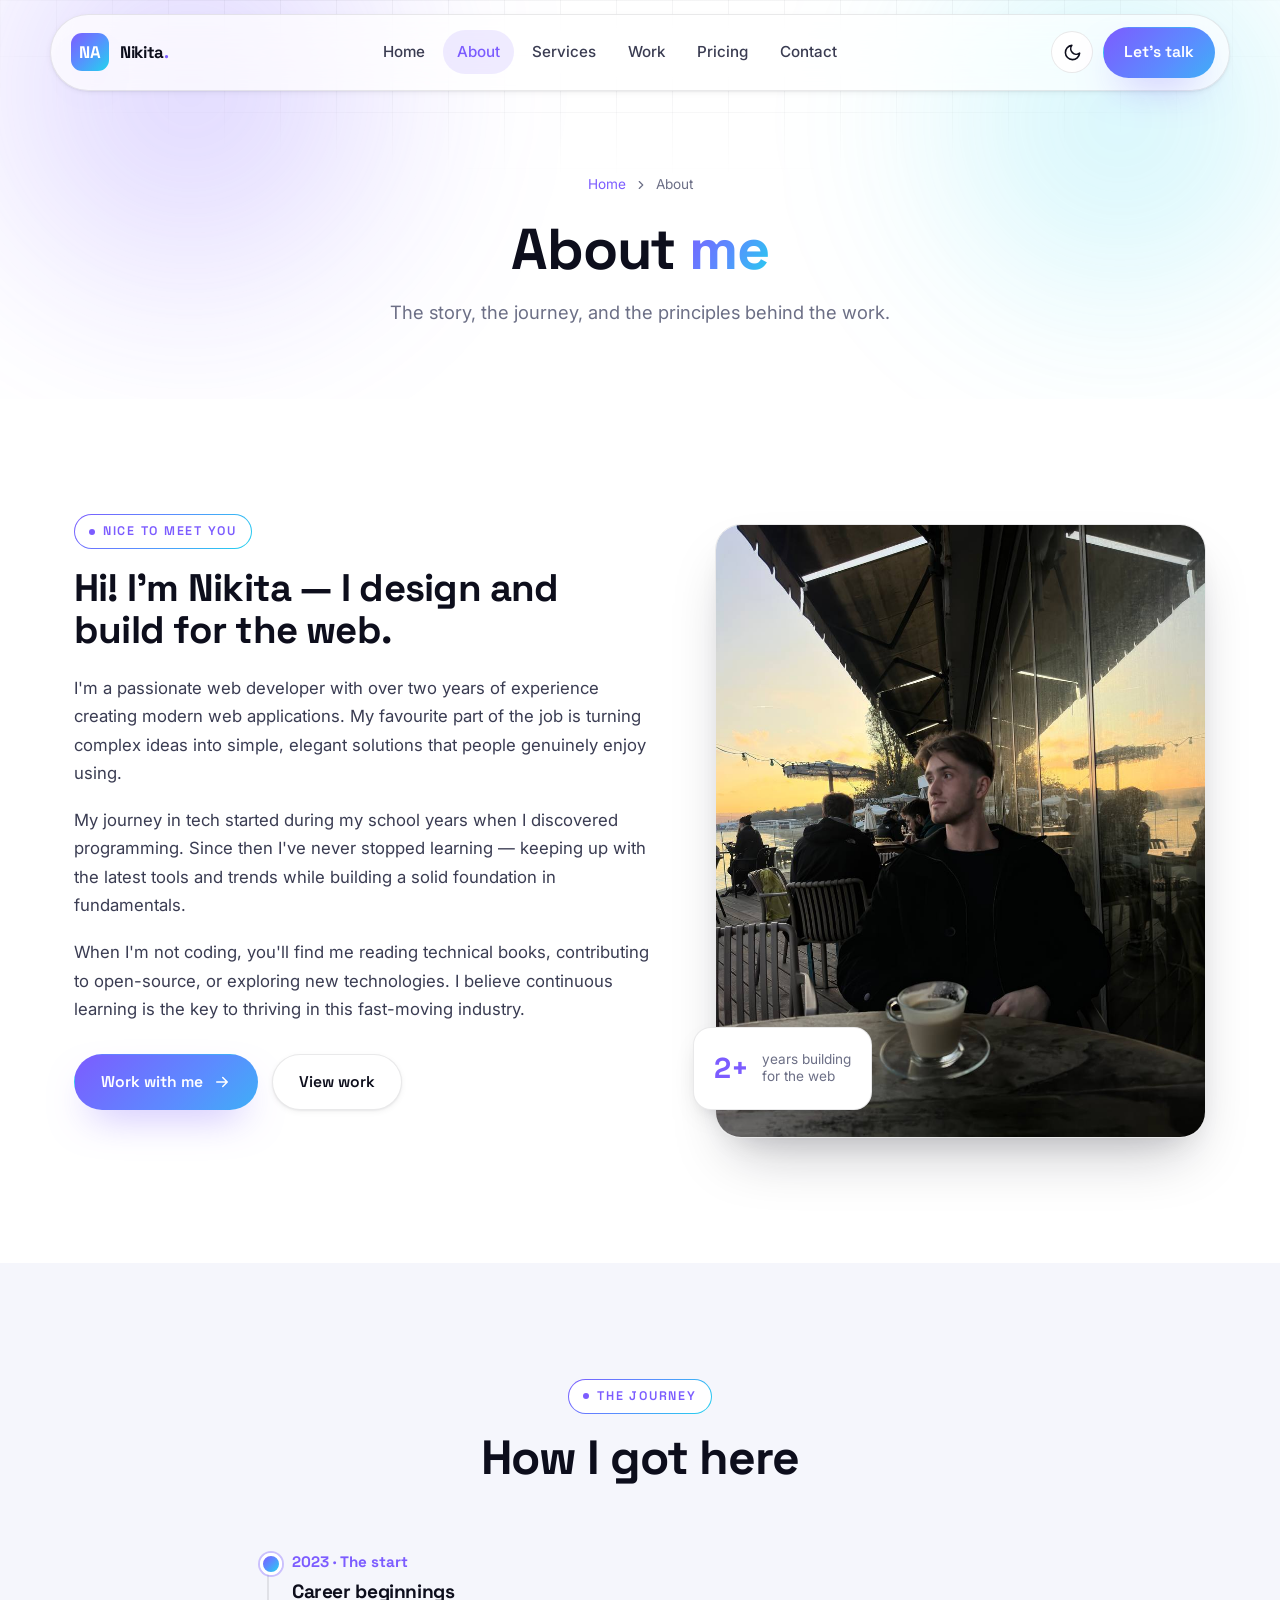
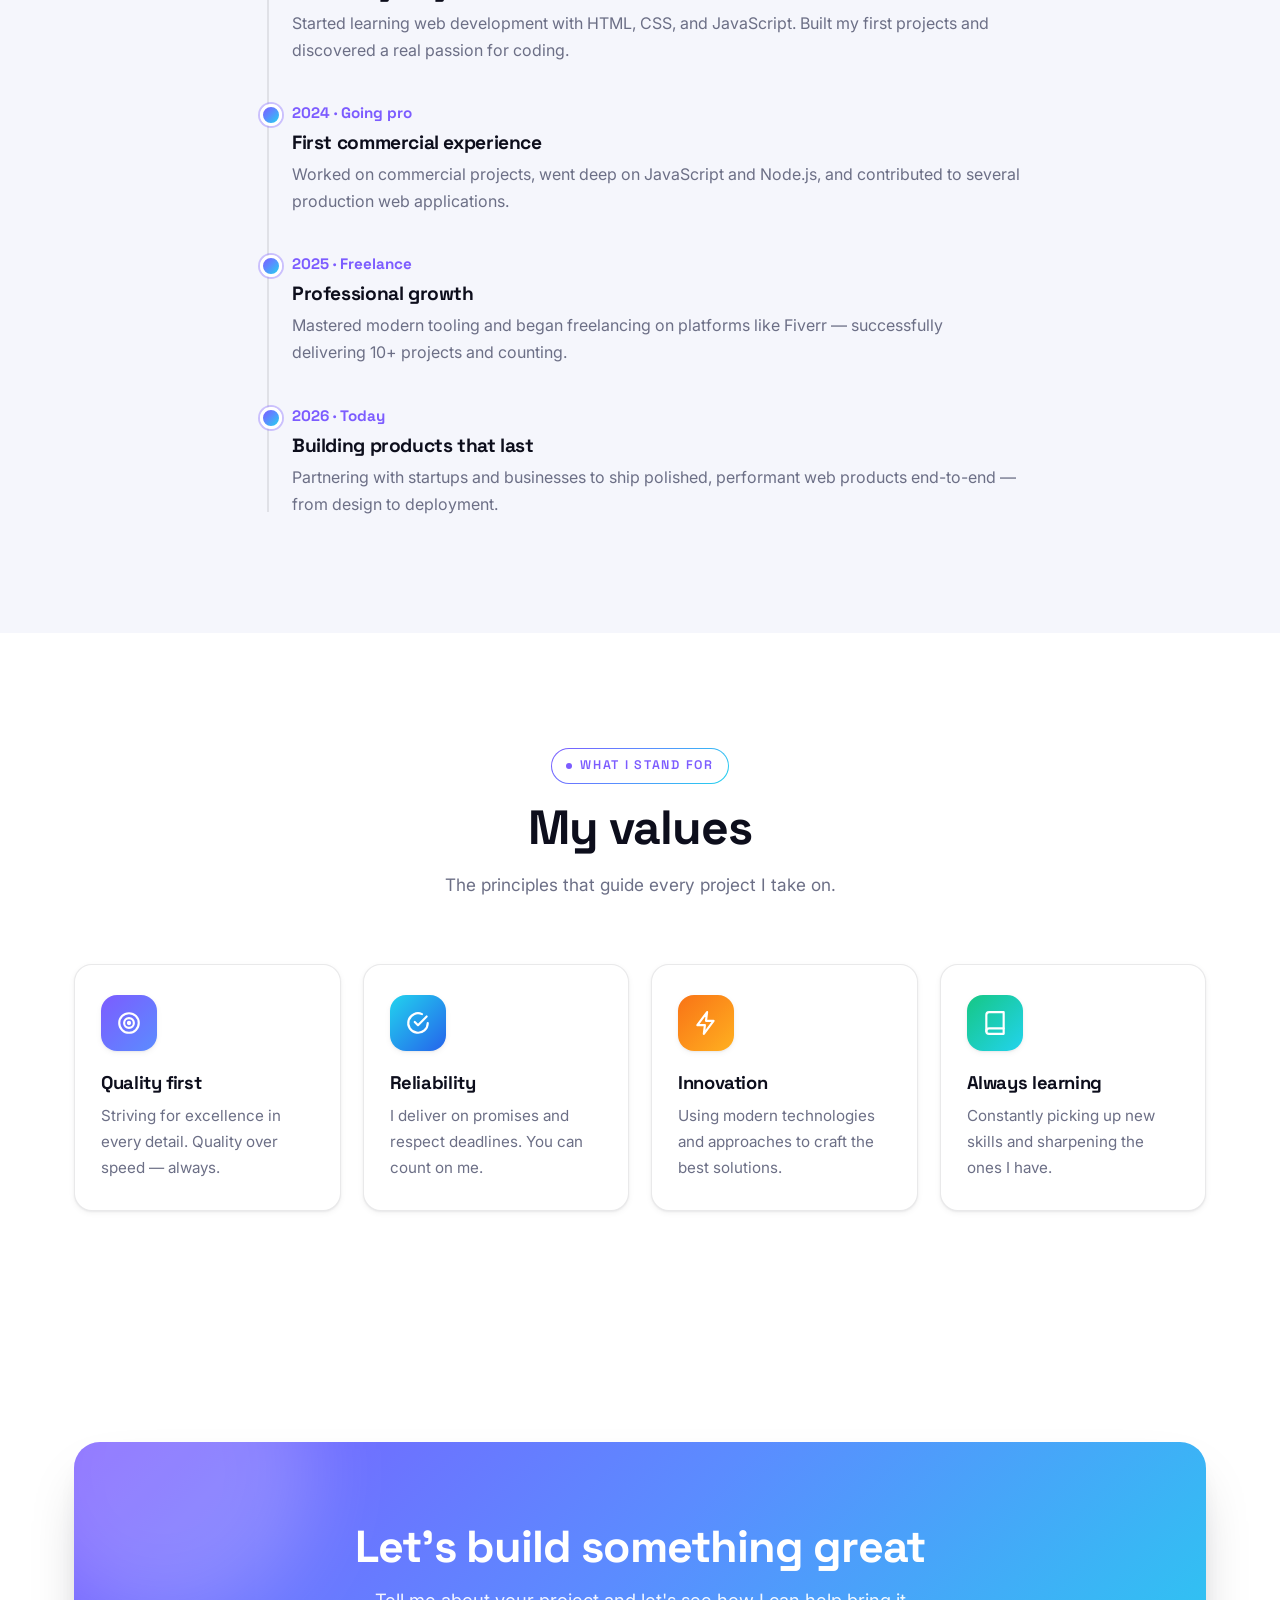
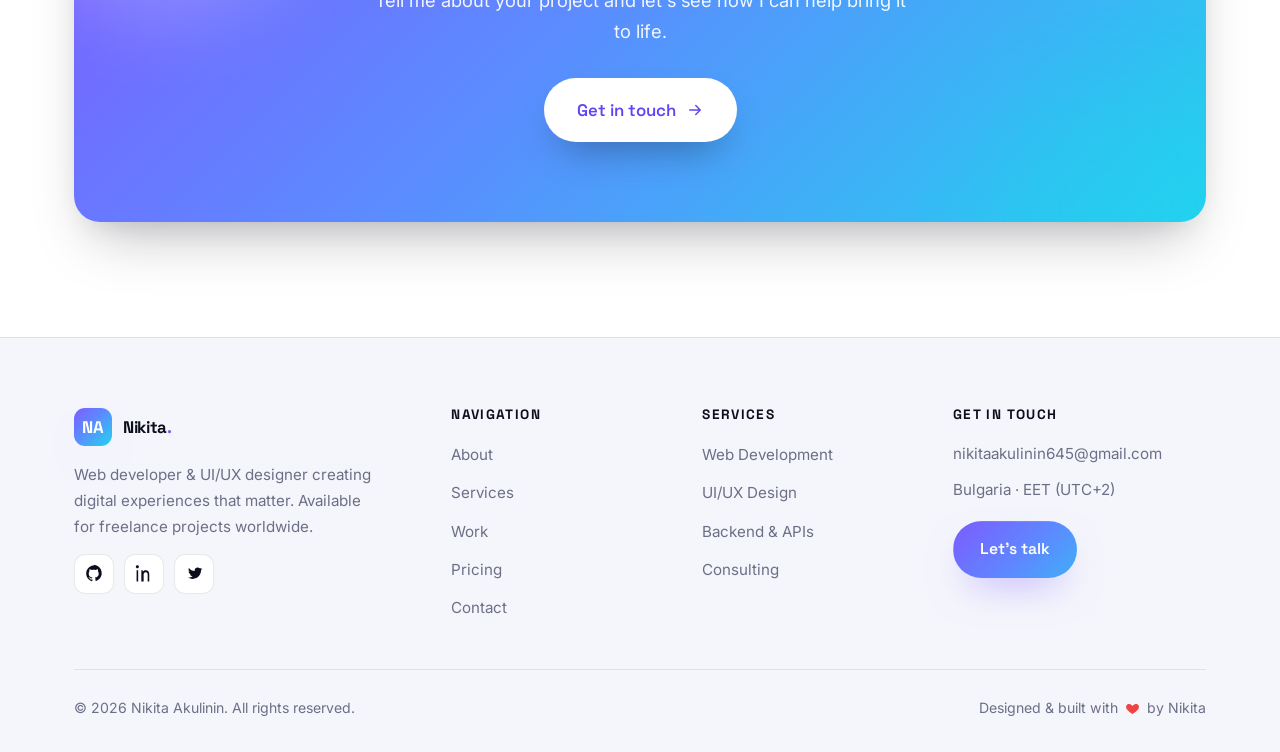
<file: about.html>
<!DOCTYPE html>
<html lang="en">
<head>
    <meta charset="UTF-8">
    <meta name="viewport" content="width=device-width, initial-scale=1.0">
    <meta name="description" content="About Nikita Akulinin — a passionate web developer and UI/UX designer with 2+ years of experience building modern web apps.">
    <meta name="theme-color" content="#7c5cff">
    <title>About — Nikita Akulinin</title>
    <link rel="icon" href="data:image/svg+xml,%3Csvg xmlns='http://www.w3.org/2000/svg' viewBox='0 0 100 100'%3E%3Cdefs%3E%3ClinearGradient id='g' x1='0' y1='0' x2='1' y2='1'%3E%3Cstop offset='0' stop-color='%237c5cff'/%3E%3Cstop offset='1' stop-color='%2322d3ee'/%3E%3C/linearGradient%3E%3C/defs%3E%3Crect width='100' height='100' rx='26' fill='url(%23g)'/%3E%3Ctext x='50' y='70' font-family='sans-serif' font-size='58' font-weight='700' fill='white' text-anchor='middle'%3EN%3C/text%3E%3C/svg%3E">
    <link rel="preconnect" href="https://fonts.googleapis.com">
    <link rel="preconnect" href="https://fonts.gstatic.com" crossorigin>
    <link href="https://fonts.googleapis.com/css2?family=Space+Grotesk:wght@500;600;700&family=Inter:wght@400;500;600;700&display=swap" rel="stylesheet">
    <link rel="stylesheet" href="styles.css">
    <script>try{var t=localStorage.getItem('theme');if(t==='dark'||(!t&&matchMedia('(prefers-color-scheme: dark)').matches))document.documentElement.setAttribute('data-theme','dark');}catch(e){}</script>
</head>
<body>
    <nav class="navbar">
        <div class="nav-inner">
            <a href="index.html" class="brand" aria-label="Nikita Akulinin — home"><span class="brand-mark">NA</span><span class="brand-name">Nikita<span>.</span></span></a>
            <div class="nav-menu" id="navMenu">
                <a href="index.html" class="nav-link">Home</a>
                <a href="about.html" class="nav-link active">About</a>
                <a href="services.html" class="nav-link">Services</a>
                <a href="portfolio.html" class="nav-link">Work</a>
                <a href="pricing.html" class="nav-link">Pricing</a>
                <a href="contact.html" class="nav-link">Contact</a>
            </div>
            <div class="nav-actions">
                <button class="theme-toggle" data-theme-toggle aria-label="Toggle dark mode">
                    <svg class="icon-moon" viewBox="0 0 24 24" fill="none" stroke="currentColor" stroke-width="2" stroke-linecap="round" stroke-linejoin="round"><path d="M21 12.8A9 9 0 1 1 11.2 3a7 7 0 0 0 9.8 9.8z"/></svg>
                    <svg class="icon-sun" viewBox="0 0 24 24" fill="none" stroke="currentColor" stroke-width="2" stroke-linecap="round" stroke-linejoin="round"><circle cx="12" cy="12" r="4"/><path d="M12 2v2M12 20v2M4.9 4.9l1.4 1.4M17.7 17.7l1.4 1.4M2 12h2M20 12h2M4.9 19.1l1.4-1.4M17.7 6.3l1.4-1.4"/></svg>
                </button>
                <a href="contact.html" class="btn btn-primary nav-cta">Let's talk</a>
                <button class="nav-toggle" aria-label="Open menu" aria-expanded="false"><span></span><span></span><span></span></button>
            </div>
        </div>
    </nav>

    <!-- PAGE HERO -->
    <section class="page-hero">
        <div class="aurora"></div>
        <div class="grid-fade"></div>
        <div class="container">
            <div class="breadcrumb"><a href="index.html">Home</a><svg viewBox="0 0 24 24" fill="none" stroke="currentColor" stroke-width="2" stroke-linecap="round" stroke-linejoin="round"><path d="m9 6 6 6-6 6"/></svg><span>About</span></div>
            <h1>About <span class="grad-text">me</span></h1>
            <p>The story, the journey, and the principles behind the work.</p>
        </div>
    </section>

    <!-- ABOUT -->
    <section class="section">
        <div class="container">
            <div class="about-grid">
                <div class="about-text reveal">
                    <span class="eyebrow">Nice to meet you</span>
                    <h2>Hi! I'm Nikita — I design and build for the web.</h2>
                    <p>I'm a passionate web developer with over two years of experience creating modern web applications. My favourite part of the job is turning complex ideas into simple, elegant solutions that people genuinely enjoy using.</p>
                    <p>My journey in tech started during my school years when I discovered programming. Since then I've never stopped learning — keeping up with the latest tools and trends while building a solid foundation in fundamentals.</p>
                    <p>When I'm not coding, you'll find me reading technical books, contributing to open-source, or exploring new technologies. I believe continuous learning is the key to thriving in this fast-moving industry.</p>
                    <div class="hero-buttons" style="margin-top:30px">
                        <a href="contact.html" class="btn btn-primary">Work with me <svg viewBox="0 0 24 24" fill="none" stroke="currentColor" stroke-width="2" stroke-linecap="round" stroke-linejoin="round"><path d="M5 12h14M13 6l6 6-6 6"/></svg></a>
                        <a href="portfolio.html" class="btn btn-ghost">View work</a>
                    </div>
                </div>
                <div class="about-visual reveal" data-d="1">
                    <img src="assets/profile.jpg" alt="Nikita Akulinin">
                    <div class="about-chip">
                        <span class="big">2+</span>
                        <span class="sm">years building<br>for the web</span>
                    </div>
                </div>
            </div>
        </div>
    </section>

    <!-- TIMELINE -->
    <section class="section section--soft">
        <div class="container">
            <div class="section-head reveal">
                <span class="eyebrow">The journey</span>
                <h2 class="section-title">How I got here</h2>
            </div>
            <div class="timeline">
                <div class="timeline-item reveal">
                    <div class="timeline-year">2023 · The start</div>
                    <h3>Career beginnings</h3>
                    <p>Started learning web development with HTML, CSS, and JavaScript. Built my first projects and discovered a real passion for coding.</p>
                </div>
                <div class="timeline-item reveal" data-d="1">
                    <div class="timeline-year">2024 · Going pro</div>
                    <h3>First commercial experience</h3>
                    <p>Worked on commercial projects, went deep on JavaScript and Node.js, and contributed to several production web applications.</p>
                </div>
                <div class="timeline-item reveal" data-d="2">
                    <div class="timeline-year">2025 · Freelance</div>
                    <h3>Professional growth</h3>
                    <p>Mastered modern tooling and began freelancing on platforms like Fiverr — successfully delivering 10+ projects and counting.</p>
                </div>
                <div class="timeline-item reveal" data-d="3">
                    <div class="timeline-year">2026 · Today</div>
                    <h3>Building products that last</h3>
                    <p>Partnering with startups and businesses to ship polished, performant web products end-to-end — from design to deployment.</p>
                </div>
            </div>
        </div>
    </section>

    <!-- VALUES -->
    <section class="section">
        <div class="container">
            <div class="section-head reveal">
                <span class="eyebrow">What I stand for</span>
                <h2 class="section-title">My values</h2>
                <p class="section-sub">The principles that guide every project I take on.</p>
            </div>
            <div class="values-grid">
                <div class="value-item reveal">
                    <div class="icon-badge ib-1"><svg viewBox="0 0 24 24" fill="none" stroke="currentColor" stroke-width="2" stroke-linecap="round" stroke-linejoin="round"><circle cx="12" cy="12" r="9"/><circle cx="12" cy="12" r="4.5"/><circle cx="12" cy="12" r="1"/></svg></div>
                    <h3>Quality first</h3>
                    <p>Striving for excellence in every detail. Quality over speed — always.</p>
                </div>
                <div class="value-item reveal" data-d="1">
                    <div class="icon-badge ib-2"><svg viewBox="0 0 24 24" fill="none" stroke="currentColor" stroke-width="2" stroke-linecap="round" stroke-linejoin="round"><path d="M9 11l3 3 8-8"/><path d="M21 12a9 9 0 1 1-5.3-8.2"/></svg></div>
                    <h3>Reliability</h3>
                    <p>I deliver on promises and respect deadlines. You can count on me.</p>
                </div>
                <div class="value-item reveal" data-d="2">
                    <div class="icon-badge ib-3"><svg viewBox="0 0 24 24" fill="none" stroke="currentColor" stroke-width="2" stroke-linecap="round" stroke-linejoin="round"><path d="M13 2 4 14h7l-1 8 9-12h-7z"/></svg></div>
                    <h3>Innovation</h3>
                    <p>Using modern technologies and approaches to craft the best solutions.</p>
                </div>
                <div class="value-item reveal" data-d="3">
                    <div class="icon-badge ib-5"><svg viewBox="0 0 24 24" fill="none" stroke="currentColor" stroke-width="2" stroke-linecap="round" stroke-linejoin="round"><path d="M4 19.5A2.5 2.5 0 0 1 6.5 17H20"/><path d="M6.5 2H20v20H6.5A2.5 2.5 0 0 1 4 19.5v-15A2.5 2.5 0 0 1 6.5 2z"/></svg></div>
                    <h3>Always learning</h3>
                    <p>Constantly picking up new skills and sharpening the ones I have.</p>
                </div>
            </div>
        </div>
    </section>

    <!-- CTA -->
    <section class="section">
        <div class="container">
            <div class="cta reveal">
                <div class="cta-content">
                    <h2>Let's build something great</h2>
                    <p>Tell me about your project and let's see how I can help bring it to life.</p>
                    <a href="contact.html" class="btn btn-primary btn-lg">Get in touch <svg viewBox="0 0 24 24" fill="none" stroke="currentColor" stroke-width="2" stroke-linecap="round" stroke-linejoin="round"><path d="M5 12h14M13 6l6 6-6 6"/></svg></a>
                </div>
            </div>
        </div>
    </section>

    <!-- FOOTER -->
    <footer class="footer">
        <div class="container">
            <div class="footer-content">
                <div class="footer-brand">
                    <a href="index.html" class="brand"><span class="brand-mark">NA</span><span class="brand-name">Nikita<span>.</span></span></a>
                    <p>Web developer &amp; UI/UX designer creating digital experiences that matter. Available for freelance projects worldwide.</p>
                    <div class="social-links">
                        <a href="https://github.com/nikktea" target="_blank" rel="noopener" class="social-icon" aria-label="GitHub"><svg viewBox="0 0 24 24" aria-hidden="true"><path d="M12 1.5C6.2 1.5 1.5 6.2 1.5 12c0 4.6 3 8.4 7.2 9.8.5.1.7-.2.7-.5v-1.7c-2.9.6-3.5-1.4-3.5-1.4-.4-1-1-1.3-1-1.3-.8-.5.1-.5.1-.5.9.1 1.3 1 1.3 1 .8 1.3 2.1.9 2.6.7.1-.6.3-.9.5-1.1-2.3-.3-4.7-1.1-4.7-5 0-1.1.4-2 1-2.7-.1-.3-.4-1.3.1-2.6 0 0 .8-.3 2.8 1 .8-.2 1.6-.3 2.4-.3s1.6.1 2.4.3c2-1.3 2.8-1 2.8-1 .5 1.3.2 2.3.1 2.6.6.7 1 1.6 1 2.7 0 3.9-2.4 4.7-4.7 5 .3.3.6.8.6 1.6v2.3c0 .3.2.6.7.5 4.2-1.4 7.2-5.2 7.2-9.8 0-5.8-4.7-10.5-10.5-10.5z"/></svg></a>
                        <a href="https://linkedin.com" target="_blank" rel="noopener" class="social-icon" aria-label="LinkedIn"><svg viewBox="0 0 24 24" aria-hidden="true"><path d="M4.98 3.5C4.98 4.6 4.1 5.5 3 5.5S1 4.6 1 3.5 1.9 1.5 3 1.5s1.98.9 1.98 2zM2 8h2V22H2V8zm6 0h1.9v1.9h.1C10.4 8.8 11.7 8 13.4 8 17 8 18 10.3 18 13.4V22h-2V13.9c0-2-0.4-3.4-2.4-3.4-1.3 0-2.2.9-2.6 1.8-.1.2-.1.6-.1.9V22H8V8z"/></svg></a>
                        <a href="https://twitter.com" target="_blank" rel="noopener" class="social-icon" aria-label="Twitter"><svg viewBox="0 0 24 24" aria-hidden="true"><path d="M21.5 6.1c-.7.3-1.4.5-2.1.6.8-.5 1.3-1.1 1.6-2-.7.4-1.5.7-2.3.8-.7-.7-1.7-1.2-2.8-1.2-2.1 0-3.7 1.7-3.7 3.7 0 .3 0 .6.1.9-3-.1-5.6-1.6-7.4-3.9-.3.5-.4 1.1-.4 1.8 0 1.3.7 2.4 1.7 3.1-.6 0-1.1-.2-1.6-.4 0 1.8 1.3 3.3 3.1 3.6-.3.1-.6.1-.9.1-.2 0-.4 0-.6-.1.4 1.4 1.8 2.5 3.4 2.5-1.3 1-3 1.6-4.8 1.6-.3 0-.6 0-.9-.1 1.7 1.1 3.7 1.7 5.8 1.7 6.9 0 10.6-5.8 10.6-10.8v-.5c.7-.5 1.3-1.1 1.8-1.8z"/></svg></a>
                    </div>
                </div>
                <div class="footer-col"><h4>Navigation</h4><ul><li><a href="about.html">About</a></li><li><a href="services.html">Services</a></li><li><a href="portfolio.html">Work</a></li><li><a href="pricing.html">Pricing</a></li><li><a href="contact.html">Contact</a></li></ul></div>
                <div class="footer-col"><h4>Services</h4><ul><li><a href="services.html">Web Development</a></li><li><a href="services.html">UI/UX Design</a></li><li><a href="services.html">Backend &amp; APIs</a></li><li><a href="services.html">Consulting</a></li></ul></div>
                <div class="footer-col"><h4>Get in touch</h4><p>nikitaakulinin645@gmail.com</p><p>Bulgaria · EET (UTC+2)</p><a href="contact.html" class="btn btn-primary" style="margin-top:8px">Let's talk</a></div>
            </div>
            <div class="footer-bottom">
                <span>&copy; <span data-year>2026</span> Nikita Akulinin. All rights reserved.</span>
                <span class="made">Designed &amp; built with <svg viewBox="0 0 24 24" fill="currentColor"><path d="M12 21s-6.7-4.3-9.3-8.1C.9 10.2 1.6 6.6 4.4 5.3 6.5 4.3 9 5 12 8c3-3 5.5-3.7 7.6-2.7 2.8 1.3 3.5 4.9 1.7 7.6C18.7 16.7 12 21 12 21z"/></svg> by Nikita</span>
            </div>
        </div>
    </footer>

    <script src="script.js"></script>
</body>
</html>
</file>
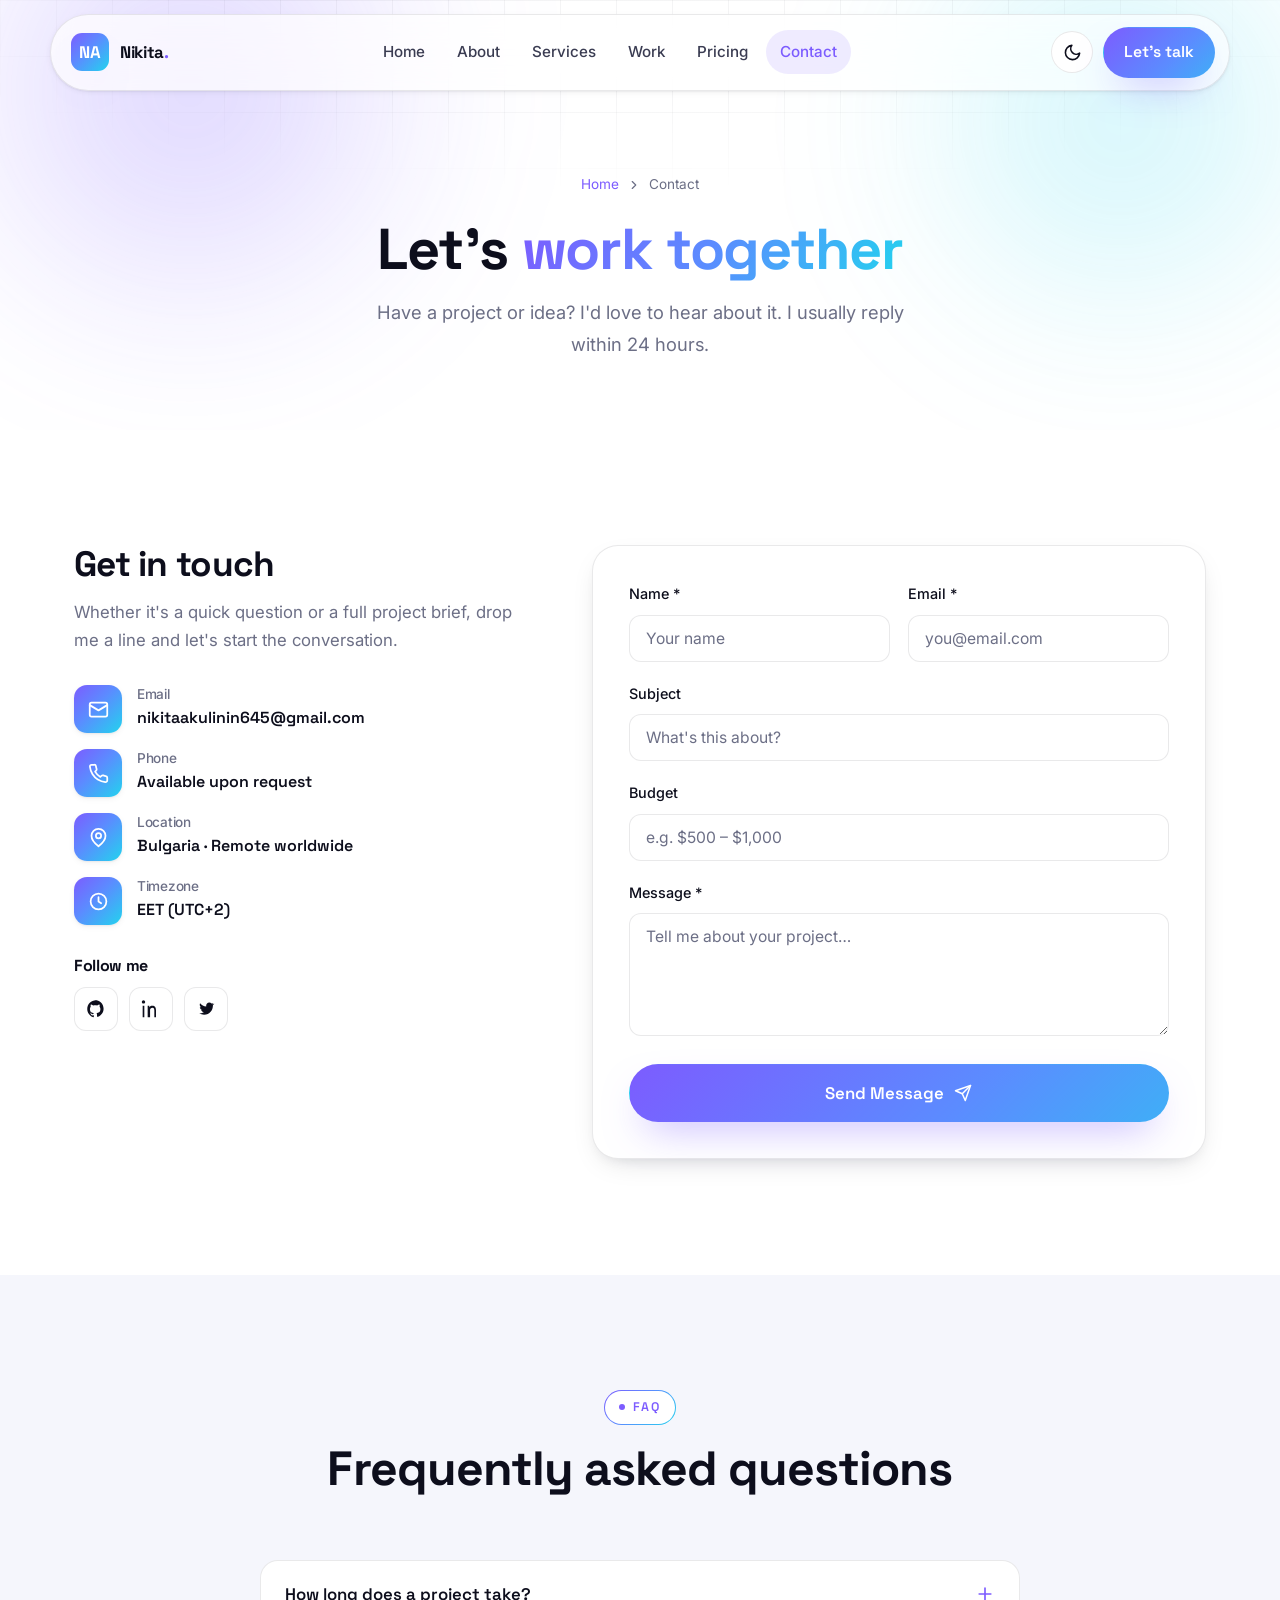
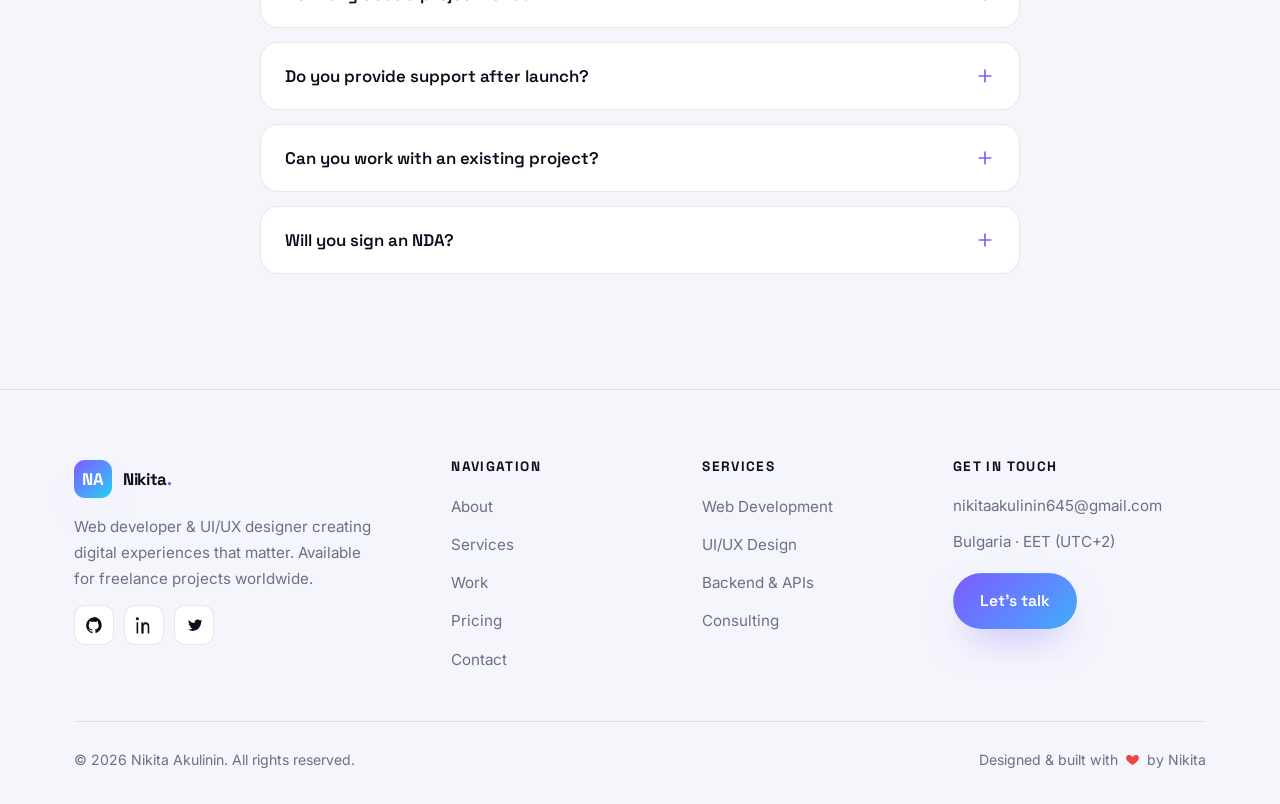
<file: contact.html>
<!DOCTYPE html>
<html lang="en">
<head>
    <meta charset="UTF-8">
    <meta name="viewport" content="width=device-width, initial-scale=1.0">
    <meta name="description" content="Get in touch with Nikita Akulinin — web developer & UI/UX designer. Let's discuss your next project.">
    <meta name="theme-color" content="#7c5cff">
    <title>Contact — Nikita Akulinin</title>
    <link rel="icon" href="data:image/svg+xml,%3Csvg xmlns='http://www.w3.org/2000/svg' viewBox='0 0 100 100'%3E%3Cdefs%3E%3ClinearGradient id='g' x1='0' y1='0' x2='1' y2='1'%3E%3Cstop offset='0' stop-color='%237c5cff'/%3E%3Cstop offset='1' stop-color='%2322d3ee'/%3E%3C/linearGradient%3E%3C/defs%3E%3Crect width='100' height='100' rx='26' fill='url(%23g)'/%3E%3Ctext x='50' y='70' font-family='sans-serif' font-size='58' font-weight='700' fill='white' text-anchor='middle'%3EN%3C/text%3E%3C/svg%3E">
    <link rel="preconnect" href="https://fonts.googleapis.com">
    <link rel="preconnect" href="https://fonts.gstatic.com" crossorigin>
    <link href="https://fonts.googleapis.com/css2?family=Space+Grotesk:wght@500;600;700&family=Inter:wght@400;500;600;700&display=swap" rel="stylesheet">
    <link rel="stylesheet" href="styles.css">
    <script>try{var t=localStorage.getItem('theme');if(t==='dark'||(!t&&matchMedia('(prefers-color-scheme: dark)').matches))document.documentElement.setAttribute('data-theme','dark');}catch(e){}</script>
</head>
<body>
    <nav class="navbar">
        <div class="nav-inner">
            <a href="index.html" class="brand" aria-label="Nikita Akulinin — home"><span class="brand-mark">NA</span><span class="brand-name">Nikita<span>.</span></span></a>
            <div class="nav-menu" id="navMenu">
                <a href="index.html" class="nav-link">Home</a>
                <a href="about.html" class="nav-link">About</a>
                <a href="services.html" class="nav-link">Services</a>
                <a href="portfolio.html" class="nav-link">Work</a>
                <a href="pricing.html" class="nav-link">Pricing</a>
                <a href="contact.html" class="nav-link active">Contact</a>
            </div>
            <div class="nav-actions">
                <button class="theme-toggle" data-theme-toggle aria-label="Toggle dark mode">
                    <svg class="icon-moon" viewBox="0 0 24 24" fill="none" stroke="currentColor" stroke-width="2" stroke-linecap="round" stroke-linejoin="round"><path d="M21 12.8A9 9 0 1 1 11.2 3a7 7 0 0 0 9.8 9.8z"/></svg>
                    <svg class="icon-sun" viewBox="0 0 24 24" fill="none" stroke="currentColor" stroke-width="2" stroke-linecap="round" stroke-linejoin="round"><circle cx="12" cy="12" r="4"/><path d="M12 2v2M12 20v2M4.9 4.9l1.4 1.4M17.7 17.7l1.4 1.4M2 12h2M20 12h2M4.9 19.1l1.4-1.4M17.7 6.3l1.4-1.4"/></svg>
                </button>
                <a href="contact.html" class="btn btn-primary nav-cta">Let's talk</a>
                <button class="nav-toggle" aria-label="Open menu" aria-expanded="false"><span></span><span></span><span></span></button>
            </div>
        </div>
    </nav>

    <section class="page-hero">
        <div class="aurora"></div>
        <div class="grid-fade"></div>
        <div class="container">
            <div class="breadcrumb"><a href="index.html">Home</a><svg viewBox="0 0 24 24" fill="none" stroke="currentColor" stroke-width="2" stroke-linecap="round" stroke-linejoin="round"><path d="m9 6 6 6-6 6"/></svg><span>Contact</span></div>
            <h1>Let's <span class="grad-text">work together</span></h1>
            <p>Have a project or idea? I'd love to hear about it. I usually reply within 24 hours.</p>
        </div>
    </section>

    <section class="section">
        <div class="container">
            <div class="contact-grid">
                <div class="contact-info reveal">
                    <h2>Get in touch</h2>
                    <p>Whether it's a quick question or a full project brief, drop me a line and let's start the conversation.</p>
                    <div class="contact-details">
                        <div class="contact-item">
                            <div class="contact-icon"><svg viewBox="0 0 24 24" fill="none" stroke="currentColor" stroke-width="2" stroke-linecap="round" stroke-linejoin="round"><rect x="2" y="4" width="20" height="16" rx="2"/><path d="m2 7 10 6 10-6"/></svg></div>
                            <div><h4>Email</h4><p>nikitaakulinin645@gmail.com</p></div>
                        </div>
                        <div class="contact-item">
                            <div class="contact-icon"><svg viewBox="0 0 24 24" fill="none" stroke="currentColor" stroke-width="2" stroke-linecap="round" stroke-linejoin="round"><path d="M22 16.9v3a2 2 0 0 1-2.2 2 19.8 19.8 0 0 1-8.6-3 19.5 19.5 0 0 1-6-6 19.8 19.8 0 0 1-3-8.6A2 2 0 0 1 4.1 2h3a2 2 0 0 1 2 1.7c.1 1 .4 1.9.7 2.8a2 2 0 0 1-.5 2.1L8.1 9.9a16 16 0 0 0 6 6l1.3-1.2a2 2 0 0 1 2.1-.5c.9.3 1.8.6 2.8.7a2 2 0 0 1 1.7 2z"/></svg></div>
                            <div><h4>Phone</h4><p>Available upon request</p></div>
                        </div>
                        <div class="contact-item">
                            <div class="contact-icon"><svg viewBox="0 0 24 24" fill="none" stroke="currentColor" stroke-width="2" stroke-linecap="round" stroke-linejoin="round"><path d="M20 10c0 6-8 12-8 12s-8-6-8-12a8 8 0 0 1 16 0z"/><circle cx="12" cy="10" r="3"/></svg></div>
                            <div><h4>Location</h4><p>Bulgaria · Remote worldwide</p></div>
                        </div>
                        <div class="contact-item">
                            <div class="contact-icon"><svg viewBox="0 0 24 24" fill="none" stroke="currentColor" stroke-width="2" stroke-linecap="round" stroke-linejoin="round"><circle cx="12" cy="12" r="9"/><path d="M12 7v5l3 2"/></svg></div>
                            <div><h4>Timezone</h4><p>EET (UTC+2)</p></div>
                        </div>
                    </div>
                    <h4 style="font-family:var(--font-head);color:var(--ink);margin-bottom:12px">Follow me</h4>
                    <div class="contact-socials">
                        <a href="https://github.com/nikktea" target="_blank" rel="noopener" aria-label="GitHub"><svg viewBox="0 0 24 24" fill="currentColor"><path d="M12 1.5C6.2 1.5 1.5 6.2 1.5 12c0 4.6 3 8.4 7.2 9.8.5.1.7-.2.7-.5v-1.7c-2.9.6-3.5-1.4-3.5-1.4-.4-1-1-1.3-1-1.3-.8-.5.1-.5.1-.5.9.1 1.3 1 1.3 1 .8 1.3 2.1.9 2.6.7.1-.6.3-.9.5-1.1-2.3-.3-4.7-1.1-4.7-5 0-1.1.4-2 1-2.7-.1-.3-.4-1.3.1-2.6 0 0 .8-.3 2.8 1 .8-.2 1.6-.3 2.4-.3s1.6.1 2.4.3c2-1.3 2.8-1 2.8-1 .5 1.3.2 2.3.1 2.6.6.7 1 1.6 1 2.7 0 3.9-2.4 4.7-4.7 5 .3.3.6.8.6 1.6v2.3c0 .3.2.6.7.5 4.2-1.4 7.2-5.2 7.2-9.8 0-5.8-4.7-10.5-10.5-10.5z"/></svg></a>
                        <a href="https://linkedin.com" target="_blank" rel="noopener" aria-label="LinkedIn"><svg viewBox="0 0 24 24" fill="currentColor"><path d="M4.98 3.5C4.98 4.6 4.1 5.5 3 5.5S1 4.6 1 3.5 1.9 1.5 3 1.5s1.98.9 1.98 2zM2 8h2V22H2V8zm6 0h1.9v1.9h.1C10.4 8.8 11.7 8 13.4 8 17 8 18 10.3 18 13.4V22h-2V13.9c0-2-0.4-3.4-2.4-3.4-1.3 0-2.2.9-2.6 1.8-.1.2-.1.6-.1.9V22H8V8z"/></svg></a>
                        <a href="https://twitter.com" target="_blank" rel="noopener" aria-label="Twitter"><svg viewBox="0 0 24 24" fill="currentColor"><path d="M21.5 6.1c-.7.3-1.4.5-2.1.6.8-.5 1.3-1.1 1.6-2-.7.4-1.5.7-2.3.8-.7-.7-1.7-1.2-2.8-1.2-2.1 0-3.7 1.7-3.7 3.7 0 .3 0 .6.1.9-3-.1-5.6-1.6-7.4-3.9-.3.5-.4 1.1-.4 1.8 0 1.3.7 2.4 1.7 3.1-.6 0-1.1-.2-1.6-.4 0 1.8 1.3 3.3 3.1 3.6-.3.1-.6.1-.9.1-.2 0-.4 0-.6-.1.4 1.4 1.8 2.5 3.4 2.5-1.3 1-3 1.6-4.8 1.6-.3 0-.6 0-.9-.1 1.7 1.1 3.7 1.7 5.8 1.7 6.9 0 10.6-5.8 10.6-10.8v-.5c.7-.5 1.3-1.1 1.8-1.8z"/></svg></a>
                    </div>
                </div>

                <div class="contact-form reveal" data-d="1">
                    <form id="contactForm" novalidate>
                        <div class="form-row">
                            <div class="form-group"><label for="name">Name *</label><input type="text" id="name" name="name" placeholder="Your name" required></div>
                            <div class="form-group"><label for="email">Email *</label><input type="email" id="email" name="email" placeholder="you@email.com" required></div>
                        </div>
                        <div class="form-group"><label for="subject">Subject</label><input type="text" id="subject" name="subject" placeholder="What's this about?"></div>
                        <div class="form-group"><label for="budget">Budget</label><input type="text" id="budget" name="budget" placeholder="e.g. $500 – $1,000"></div>
                        <div class="form-group"><label for="message">Message *</label><textarea id="message" name="message" rows="5" placeholder="Tell me about your project…" required></textarea></div>
                        <button type="submit" class="btn btn-primary btn-block btn-lg">Send Message
                            <svg viewBox="0 0 24 24" fill="none" stroke="currentColor" stroke-width="2" stroke-linecap="round" stroke-linejoin="round"><path d="m22 2-7 20-4-9-9-4z"/><path d="M22 2 11 13"/></svg></button>
                    </form>
                </div>
            </div>
        </div>
    </section>

    <!-- FAQ -->
    <section class="section section--soft">
        <div class="container">
            <div class="section-head reveal">
                <span class="eyebrow">FAQ</span>
                <h2 class="section-title">Frequently asked questions</h2>
            </div>
            <div class="faq-list">
                <div class="faq-item reveal">
                    <button class="faq-q" aria-expanded="false">How long does a project take?<svg viewBox="0 0 24 24" fill="none" stroke="currentColor" stroke-width="2" stroke-linecap="round" stroke-linejoin="round"><path d="M12 5v14M5 12h14"/></svg></button>
                    <div class="faq-a"><p>It depends on scope. A simple landing page takes 1–2 weeks, while a full web application can take 4–8 weeks. I'll give you a clear timeline after we discuss your requirements.</p></div>
                </div>
                <div class="faq-item reveal" data-d="1">
                    <button class="faq-q" aria-expanded="false">Do you provide support after launch?<svg viewBox="0 0 24 24" fill="none" stroke="currentColor" stroke-width="2" stroke-linecap="round" stroke-linejoin="round"><path d="M12 5v14M5 12h14"/></svg></button>
                    <div class="faq-a"><p>Yes — every project includes a support window after launch, and I offer ongoing maintenance plans for updates, fixes, and improvements.</p></div>
                </div>
                <div class="faq-item reveal" data-d="2">
                    <button class="faq-q" aria-expanded="false">Can you work with an existing project?<svg viewBox="0 0 24 24" fill="none" stroke="currentColor" stroke-width="2" stroke-linecap="round" stroke-linejoin="round"><path d="M12 5v14M5 12h14"/></svg></button>
                    <div class="faq-a"><p>Definitely. I frequently jump into existing codebases to add features, fix bugs, improve performance, or modernize the design.</p></div>
                </div>
                <div class="faq-item reveal" data-d="3">
                    <button class="faq-q" aria-expanded="false">Will you sign an NDA?<svg viewBox="0 0 24 24" fill="none" stroke="currentColor" stroke-width="2" stroke-linecap="round" stroke-linejoin="round"><path d="M12 5v14M5 12h14"/></svg></button>
                    <div class="faq-a"><p>Of course. I'm happy to sign a Non-Disclosure Agreement to keep your project and ideas confidential.</p></div>
                </div>
            </div>
        </div>
    </section>

    <!-- FOOTER -->
    <footer class="footer">
        <div class="container">
            <div class="footer-content">
                <div class="footer-brand">
                    <a href="index.html" class="brand"><span class="brand-mark">NA</span><span class="brand-name">Nikita<span>.</span></span></a>
                    <p>Web developer &amp; UI/UX designer creating digital experiences that matter. Available for freelance projects worldwide.</p>
                    <div class="social-links">
                        <a href="https://github.com/nikktea" target="_blank" rel="noopener" class="social-icon" aria-label="GitHub"><svg viewBox="0 0 24 24" aria-hidden="true"><path d="M12 1.5C6.2 1.5 1.5 6.2 1.5 12c0 4.6 3 8.4 7.2 9.8.5.1.7-.2.7-.5v-1.7c-2.9.6-3.5-1.4-3.5-1.4-.4-1-1-1.3-1-1.3-.8-.5.1-.5.1-.5.9.1 1.3 1 1.3 1 .8 1.3 2.1.9 2.6.7.1-.6.3-.9.5-1.1-2.3-.3-4.7-1.1-4.7-5 0-1.1.4-2 1-2.7-.1-.3-.4-1.3.1-2.6 0 0 .8-.3 2.8 1 .8-.2 1.6-.3 2.4-.3s1.6.1 2.4.3c2-1.3 2.8-1 2.8-1 .5 1.3.2 2.3.1 2.6.6.7 1 1.6 1 2.7 0 3.9-2.4 4.7-4.7 5 .3.3.6.8.6 1.6v2.3c0 .3.2.6.7.5 4.2-1.4 7.2-5.2 7.2-9.8 0-5.8-4.7-10.5-10.5-10.5z"/></svg></a>
                        <a href="https://linkedin.com" target="_blank" rel="noopener" class="social-icon" aria-label="LinkedIn"><svg viewBox="0 0 24 24" aria-hidden="true"><path d="M4.98 3.5C4.98 4.6 4.1 5.5 3 5.5S1 4.6 1 3.5 1.9 1.5 3 1.5s1.98.9 1.98 2zM2 8h2V22H2V8zm6 0h1.9v1.9h.1C10.4 8.8 11.7 8 13.4 8 17 8 18 10.3 18 13.4V22h-2V13.9c0-2-0.4-3.4-2.4-3.4-1.3 0-2.2.9-2.6 1.8-.1.2-.1.6-.1.9V22H8V8z"/></svg></a>
                        <a href="https://twitter.com" target="_blank" rel="noopener" class="social-icon" aria-label="Twitter"><svg viewBox="0 0 24 24" aria-hidden="true"><path d="M21.5 6.1c-.7.3-1.4.5-2.1.6.8-.5 1.3-1.1 1.6-2-.7.4-1.5.7-2.3.8-.7-.7-1.7-1.2-2.8-1.2-2.1 0-3.7 1.7-3.7 3.7 0 .3 0 .6.1.9-3-.1-5.6-1.6-7.4-3.9-.3.5-.4 1.1-.4 1.8 0 1.3.7 2.4 1.7 3.1-.6 0-1.1-.2-1.6-.4 0 1.8 1.3 3.3 3.1 3.6-.3.1-.6.1-.9.1-.2 0-.4 0-.6-.1.4 1.4 1.8 2.5 3.4 2.5-1.3 1-3 1.6-4.8 1.6-.3 0-.6 0-.9-.1 1.7 1.1 3.7 1.7 5.8 1.7 6.9 0 10.6-5.8 10.6-10.8v-.5c.7-.5 1.3-1.1 1.8-1.8z"/></svg></a>
                    </div>
                </div>
                <div class="footer-col"><h4>Navigation</h4><ul><li><a href="about.html">About</a></li><li><a href="services.html">Services</a></li><li><a href="portfolio.html">Work</a></li><li><a href="pricing.html">Pricing</a></li><li><a href="contact.html">Contact</a></li></ul></div>
                <div class="footer-col"><h4>Services</h4><ul><li><a href="services.html">Web Development</a></li><li><a href="services.html">UI/UX Design</a></li><li><a href="services.html">Backend &amp; APIs</a></li><li><a href="services.html">Consulting</a></li></ul></div>
                <div class="footer-col"><h4>Get in touch</h4><p>nikitaakulinin645@gmail.com</p><p>Bulgaria · EET (UTC+2)</p><a href="contact.html" class="btn btn-primary" style="margin-top:8px">Let's talk</a></div>
            </div>
            <div class="footer-bottom">
                <span>&copy; <span data-year>2026</span> Nikita Akulinin. All rights reserved.</span>
                <span class="made">Designed &amp; built with <svg viewBox="0 0 24 24" fill="currentColor"><path d="M12 21s-6.7-4.3-9.3-8.1C.9 10.2 1.6 6.6 4.4 5.3 6.5 4.3 9 5 12 8c3-3 5.5-3.7 7.6-2.7 2.8 1.3 3.5 4.9 1.7 7.6C18.7 16.7 12 21 12 21z"/></svg> by Nikita</span>
            </div>
        </div>
    </footer>

    <script src="script.js"></script>
</body>
</html>
</file>
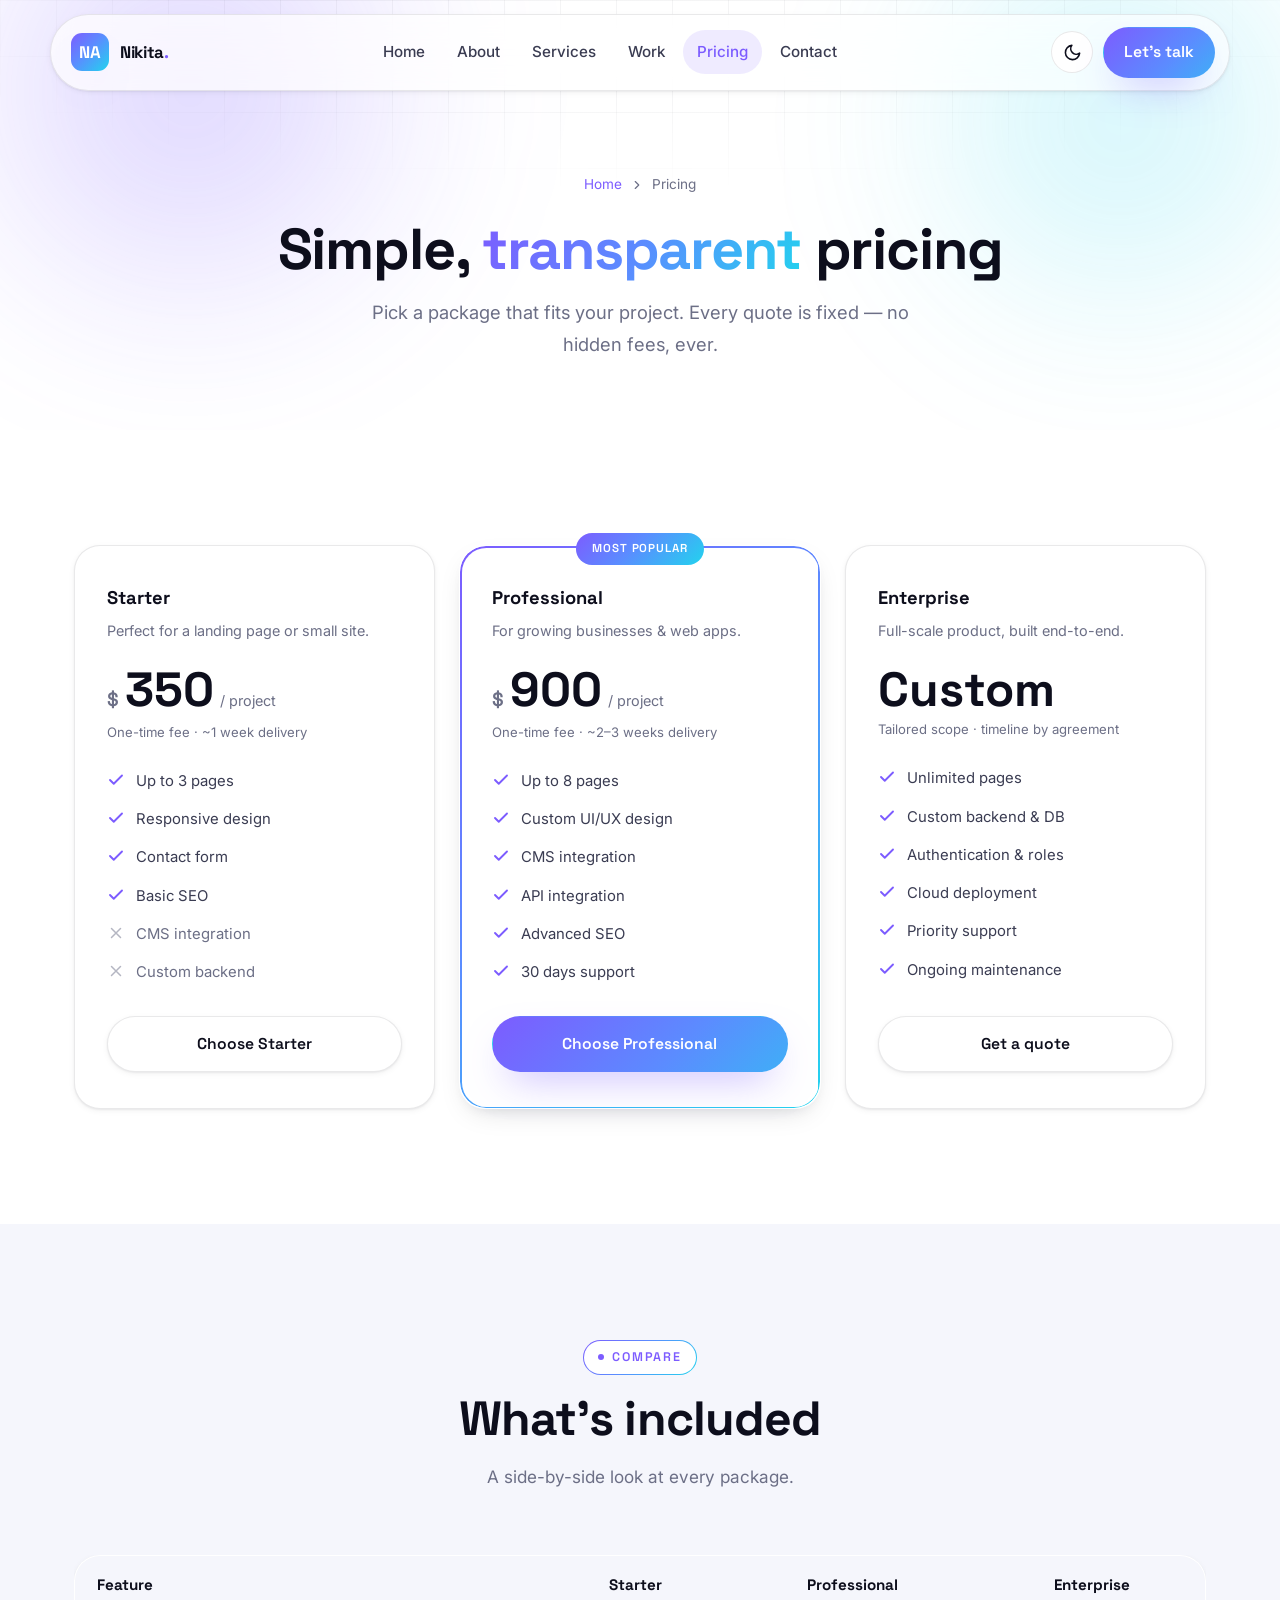
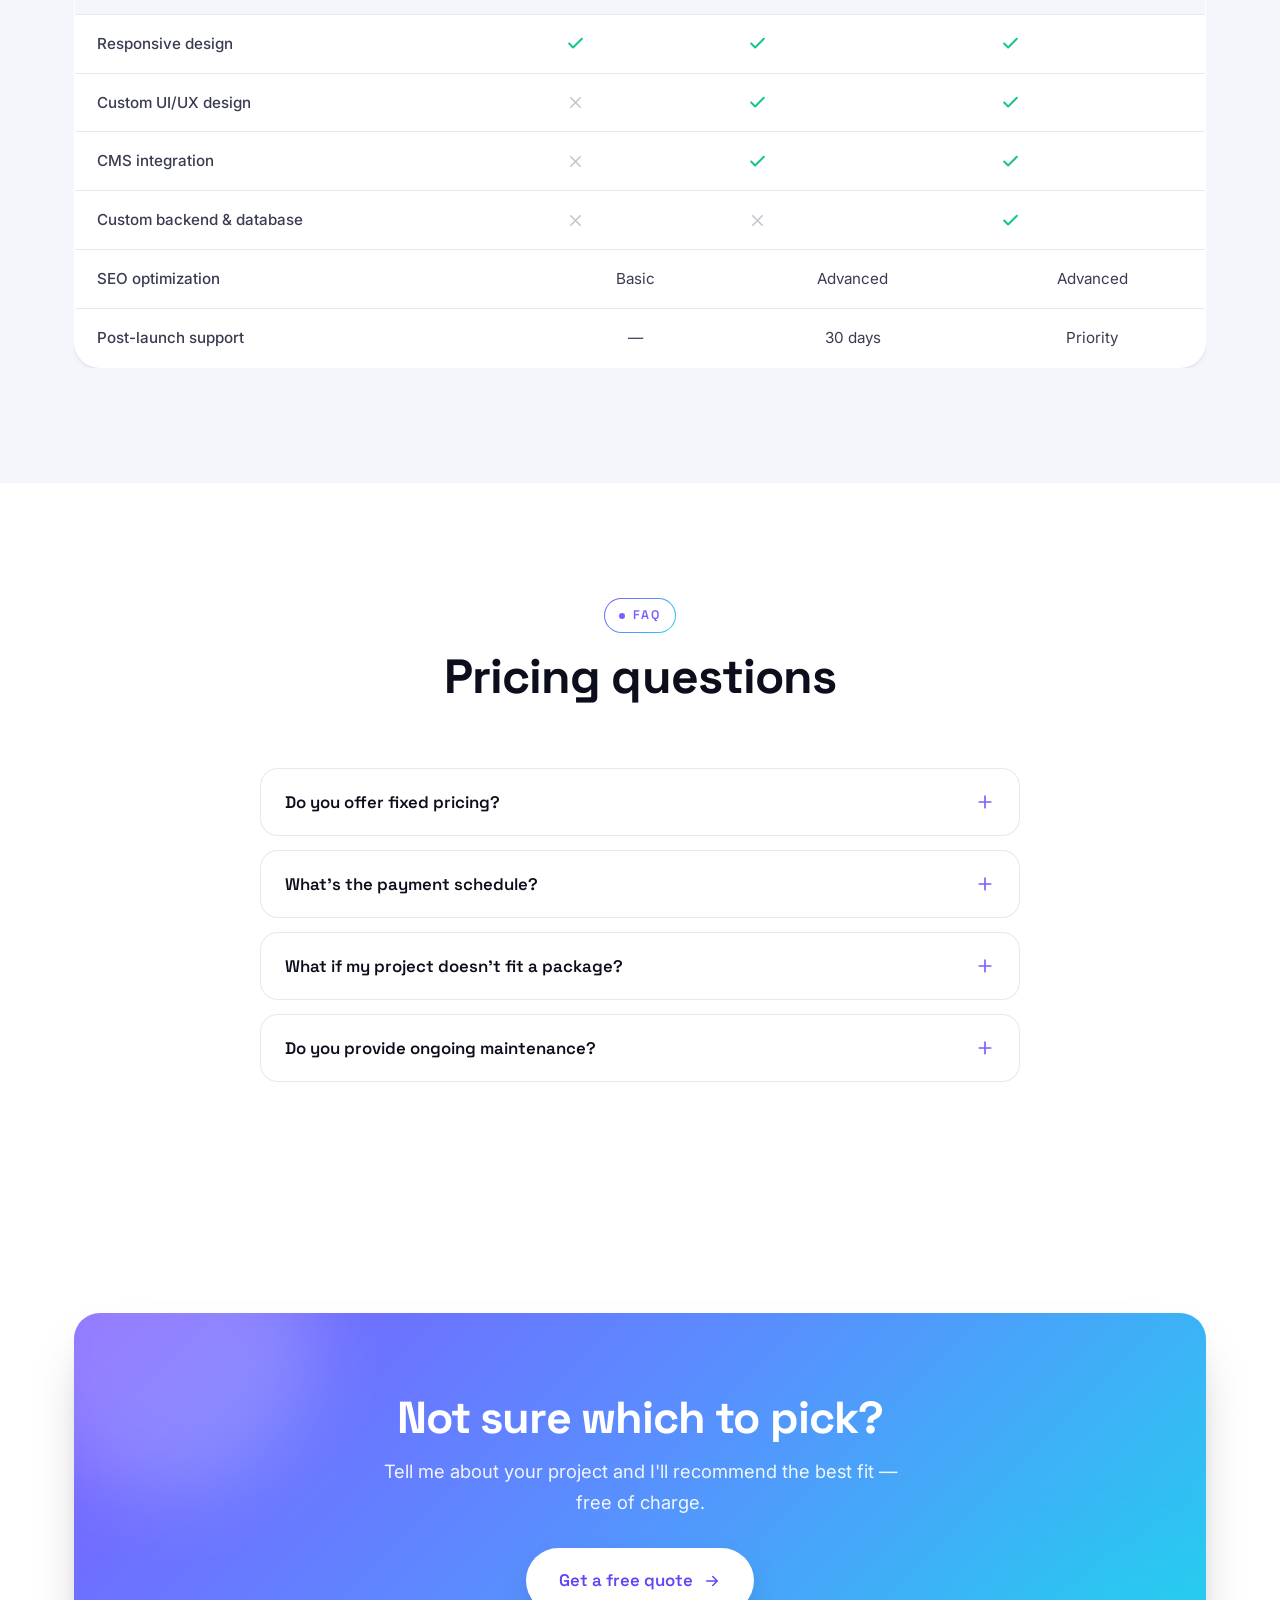
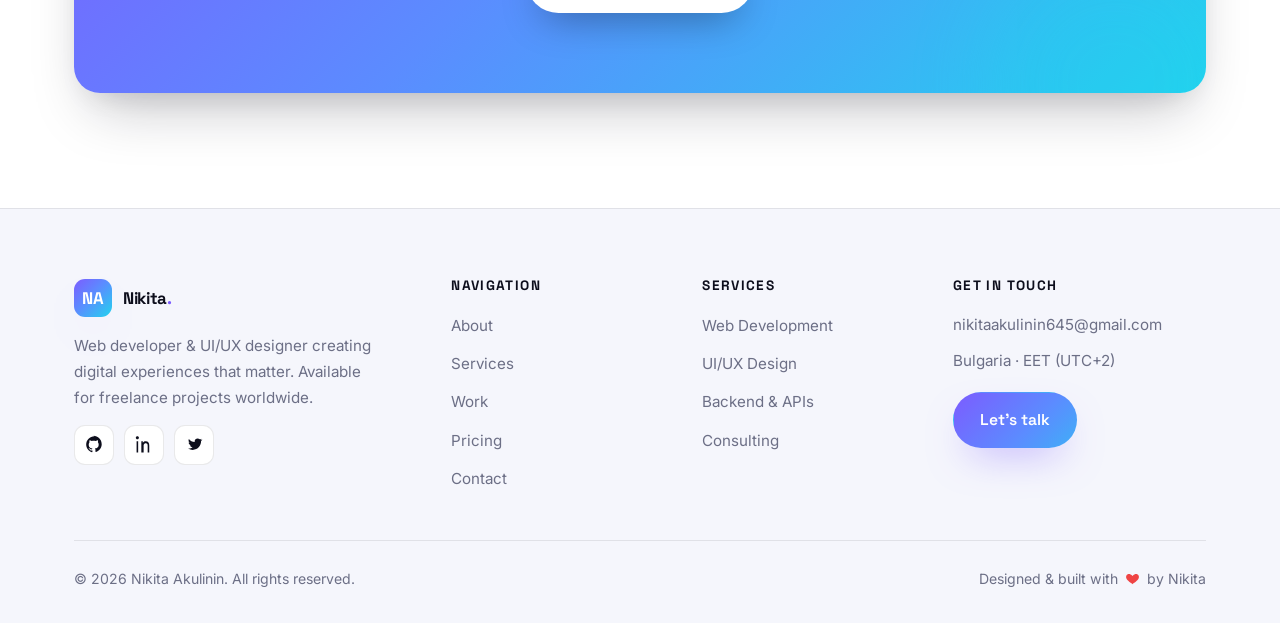
<file: pricing.html>
<!DOCTYPE html>
<html lang="en">
<head>
    <meta charset="UTF-8">
    <meta name="viewport" content="width=device-width, initial-scale=1.0">
    <meta name="description" content="Simple, transparent pricing for web development and design projects by Nikita Akulinin. Starter, Professional, and Enterprise packages.">
    <meta name="theme-color" content="#7c5cff">
    <title>Pricing — Nikita Akulinin</title>
    <link rel="icon" href="data:image/svg+xml,%3Csvg xmlns='http://www.w3.org/2000/svg' viewBox='0 0 100 100'%3E%3Cdefs%3E%3ClinearGradient id='g' x1='0' y1='0' x2='1' y2='1'%3E%3Cstop offset='0' stop-color='%237c5cff'/%3E%3Cstop offset='1' stop-color='%2322d3ee'/%3E%3C/linearGradient%3E%3C/defs%3E%3Crect width='100' height='100' rx='26' fill='url(%23g)'/%3E%3Ctext x='50' y='70' font-family='sans-serif' font-size='58' font-weight='700' fill='white' text-anchor='middle'%3EN%3C/text%3E%3C/svg%3E">
    <link rel="preconnect" href="https://fonts.googleapis.com">
    <link rel="preconnect" href="https://fonts.gstatic.com" crossorigin>
    <link href="https://fonts.googleapis.com/css2?family=Space+Grotesk:wght@500;600;700&family=Inter:wght@400;500;600;700&display=swap" rel="stylesheet">
    <link rel="stylesheet" href="styles.css">
    <script>try{var t=localStorage.getItem('theme');if(t==='dark'||(!t&&matchMedia('(prefers-color-scheme: dark)').matches))document.documentElement.setAttribute('data-theme','dark');}catch(e){}</script>
</head>
<body>
    <nav class="navbar">
        <div class="nav-inner">
            <a href="index.html" class="brand" aria-label="Nikita Akulinin — home"><span class="brand-mark">NA</span><span class="brand-name">Nikita<span>.</span></span></a>
            <div class="nav-menu" id="navMenu">
                <a href="index.html" class="nav-link">Home</a>
                <a href="about.html" class="nav-link">About</a>
                <a href="services.html" class="nav-link">Services</a>
                <a href="portfolio.html" class="nav-link">Work</a>
                <a href="pricing.html" class="nav-link active">Pricing</a>
                <a href="contact.html" class="nav-link">Contact</a>
            </div>
            <div class="nav-actions">
                <button class="theme-toggle" data-theme-toggle aria-label="Toggle dark mode">
                    <svg class="icon-moon" viewBox="0 0 24 24" fill="none" stroke="currentColor" stroke-width="2" stroke-linecap="round" stroke-linejoin="round"><path d="M21 12.8A9 9 0 1 1 11.2 3a7 7 0 0 0 9.8 9.8z"/></svg>
                    <svg class="icon-sun" viewBox="0 0 24 24" fill="none" stroke="currentColor" stroke-width="2" stroke-linecap="round" stroke-linejoin="round"><circle cx="12" cy="12" r="4"/><path d="M12 2v2M12 20v2M4.9 4.9l1.4 1.4M17.7 17.7l1.4 1.4M2 12h2M20 12h2M4.9 19.1l1.4-1.4M17.7 6.3l1.4-1.4"/></svg>
                </button>
                <a href="contact.html" class="btn btn-primary nav-cta">Let's talk</a>
                <button class="nav-toggle" aria-label="Open menu" aria-expanded="false"><span></span><span></span><span></span></button>
            </div>
        </div>
    </nav>

    <section class="page-hero">
        <div class="aurora"></div>
        <div class="grid-fade"></div>
        <div class="container">
            <div class="breadcrumb"><a href="index.html">Home</a><svg viewBox="0 0 24 24" fill="none" stroke="currentColor" stroke-width="2" stroke-linecap="round" stroke-linejoin="round"><path d="m9 6 6 6-6 6"/></svg><span>Pricing</span></div>
            <h1>Simple, <span class="grad-text">transparent</span> pricing</h1>
            <p>Pick a package that fits your project. Every quote is fixed — no hidden fees, ever.</p>
        </div>
    </section>

    <!-- PLANS -->
    <section class="section">
        <div class="container">
            <div class="pricing-grid">
                <div class="price-card reveal">
                    <div class="price-name">Starter</div>
                    <div class="price-desc">Perfect for a landing page or small site.</div>
                    <div class="price-amount"><span class="cur">$</span><span class="val">350</span><span class="per">/ project</span></div>
                    <div class="price-note">One-time fee · ~1 week delivery</div>
                    <ul class="price-features">
                        <li><svg viewBox="0 0 24 24" fill="none" stroke="currentColor" stroke-width="2.5" stroke-linecap="round" stroke-linejoin="round"><path d="M20 6 9 17l-5-5"/></svg> Up to 3 pages</li>
                        <li><svg viewBox="0 0 24 24" fill="none" stroke="currentColor" stroke-width="2.5" stroke-linecap="round" stroke-linejoin="round"><path d="M20 6 9 17l-5-5"/></svg> Responsive design</li>
                        <li><svg viewBox="0 0 24 24" fill="none" stroke="currentColor" stroke-width="2.5" stroke-linecap="round" stroke-linejoin="round"><path d="M20 6 9 17l-5-5"/></svg> Contact form</li>
                        <li><svg viewBox="0 0 24 24" fill="none" stroke="currentColor" stroke-width="2.5" stroke-linecap="round" stroke-linejoin="round"><path d="M20 6 9 17l-5-5"/></svg> Basic SEO</li>
                        <li class="muted"><svg viewBox="0 0 24 24" fill="none" stroke="currentColor" stroke-width="2" stroke-linecap="round" stroke-linejoin="round"><path d="M18 6 6 18M6 6l12 12"/></svg> CMS integration</li>
                        <li class="muted"><svg viewBox="0 0 24 24" fill="none" stroke="currentColor" stroke-width="2" stroke-linecap="round" stroke-linejoin="round"><path d="M18 6 6 18M6 6l12 12"/></svg> Custom backend</li>
                    </ul>
                    <a href="contact.html" class="btn btn-ghost btn-block">Choose Starter</a>
                </div>

                <div class="price-card popular reveal" data-d="1">
                    <span class="price-tag">Most popular</span>
                    <div class="price-name">Professional</div>
                    <div class="price-desc">For growing businesses &amp; web apps.</div>
                    <div class="price-amount"><span class="cur">$</span><span class="val">900</span><span class="per">/ project</span></div>
                    <div class="price-note">One-time fee · ~2–3 weeks delivery</div>
                    <ul class="price-features">
                        <li><svg viewBox="0 0 24 24" fill="none" stroke="currentColor" stroke-width="2.5" stroke-linecap="round" stroke-linejoin="round"><path d="M20 6 9 17l-5-5"/></svg> Up to 8 pages</li>
                        <li><svg viewBox="0 0 24 24" fill="none" stroke="currentColor" stroke-width="2.5" stroke-linecap="round" stroke-linejoin="round"><path d="M20 6 9 17l-5-5"/></svg> Custom UI/UX design</li>
                        <li><svg viewBox="0 0 24 24" fill="none" stroke="currentColor" stroke-width="2.5" stroke-linecap="round" stroke-linejoin="round"><path d="M20 6 9 17l-5-5"/></svg> CMS integration</li>
                        <li><svg viewBox="0 0 24 24" fill="none" stroke="currentColor" stroke-width="2.5" stroke-linecap="round" stroke-linejoin="round"><path d="M20 6 9 17l-5-5"/></svg> API integration</li>
                        <li><svg viewBox="0 0 24 24" fill="none" stroke="currentColor" stroke-width="2.5" stroke-linecap="round" stroke-linejoin="round"><path d="M20 6 9 17l-5-5"/></svg> Advanced SEO</li>
                        <li><svg viewBox="0 0 24 24" fill="none" stroke="currentColor" stroke-width="2.5" stroke-linecap="round" stroke-linejoin="round"><path d="M20 6 9 17l-5-5"/></svg> 30 days support</li>
                    </ul>
                    <a href="contact.html" class="btn btn-primary btn-block">Choose Professional</a>
                </div>

                <div class="price-card reveal" data-d="2">
                    <div class="price-name">Enterprise</div>
                    <div class="price-desc">Full-scale product, built end-to-end.</div>
                    <div class="price-amount"><span class="val">Custom</span></div>
                    <div class="price-note">Tailored scope · timeline by agreement</div>
                    <ul class="price-features">
                        <li><svg viewBox="0 0 24 24" fill="none" stroke="currentColor" stroke-width="2.5" stroke-linecap="round" stroke-linejoin="round"><path d="M20 6 9 17l-5-5"/></svg> Unlimited pages</li>
                        <li><svg viewBox="0 0 24 24" fill="none" stroke="currentColor" stroke-width="2.5" stroke-linecap="round" stroke-linejoin="round"><path d="M20 6 9 17l-5-5"/></svg> Custom backend &amp; DB</li>
                        <li><svg viewBox="0 0 24 24" fill="none" stroke="currentColor" stroke-width="2.5" stroke-linecap="round" stroke-linejoin="round"><path d="M20 6 9 17l-5-5"/></svg> Authentication &amp; roles</li>
                        <li><svg viewBox="0 0 24 24" fill="none" stroke="currentColor" stroke-width="2.5" stroke-linecap="round" stroke-linejoin="round"><path d="M20 6 9 17l-5-5"/></svg> Cloud deployment</li>
                        <li><svg viewBox="0 0 24 24" fill="none" stroke="currentColor" stroke-width="2.5" stroke-linecap="round" stroke-linejoin="round"><path d="M20 6 9 17l-5-5"/></svg> Priority support</li>
                        <li><svg viewBox="0 0 24 24" fill="none" stroke="currentColor" stroke-width="2.5" stroke-linecap="round" stroke-linejoin="round"><path d="M20 6 9 17l-5-5"/></svg> Ongoing maintenance</li>
                    </ul>
                    <a href="contact.html" class="btn btn-ghost btn-block">Get a quote</a>
                </div>
            </div>
        </div>
    </section>

    <!-- COMPARE -->
    <section class="section section--soft">
        <div class="container">
            <div class="section-head reveal">
                <span class="eyebrow">Compare</span>
                <h2 class="section-title">What's included</h2>
                <p class="section-sub">A side-by-side look at every package.</p>
            </div>
            <div class="reveal" style="overflow-x:auto">
                <table class="compare-table">
                    <thead>
                        <tr><th>Feature</th><th class="center">Starter</th><th class="center">Professional</th><th class="center">Enterprise</th></tr>
                    </thead>
                    <tbody>
                        <tr><td class="feat">Responsive design</td><td class="center"><svg class="yes" viewBox="0 0 24 24" fill="none" stroke="currentColor" stroke-width="2.5" stroke-linecap="round" stroke-linejoin="round"><path d="M20 6 9 17l-5-5"/></svg></td><td class="center"><svg class="yes" viewBox="0 0 24 24" fill="none" stroke="currentColor" stroke-width="2.5" stroke-linecap="round" stroke-linejoin="round"><path d="M20 6 9 17l-5-5"/></svg></td><td class="center"><svg class="yes" viewBox="0 0 24 24" fill="none" stroke="currentColor" stroke-width="2.5" stroke-linecap="round" stroke-linejoin="round"><path d="M20 6 9 17l-5-5"/></svg></td></tr>
                        <tr><td class="feat">Custom UI/UX design</td><td class="center"><svg class="no" viewBox="0 0 24 24" fill="none" stroke="currentColor" stroke-width="2" stroke-linecap="round" stroke-linejoin="round"><path d="M18 6 6 18M6 6l12 12"/></svg></td><td class="center"><svg class="yes" viewBox="0 0 24 24" fill="none" stroke="currentColor" stroke-width="2.5" stroke-linecap="round" stroke-linejoin="round"><path d="M20 6 9 17l-5-5"/></svg></td><td class="center"><svg class="yes" viewBox="0 0 24 24" fill="none" stroke="currentColor" stroke-width="2.5" stroke-linecap="round" stroke-linejoin="round"><path d="M20 6 9 17l-5-5"/></svg></td></tr>
                        <tr><td class="feat">CMS integration</td><td class="center"><svg class="no" viewBox="0 0 24 24" fill="none" stroke="currentColor" stroke-width="2" stroke-linecap="round" stroke-linejoin="round"><path d="M18 6 6 18M6 6l12 12"/></svg></td><td class="center"><svg class="yes" viewBox="0 0 24 24" fill="none" stroke="currentColor" stroke-width="2.5" stroke-linecap="round" stroke-linejoin="round"><path d="M20 6 9 17l-5-5"/></svg></td><td class="center"><svg class="yes" viewBox="0 0 24 24" fill="none" stroke="currentColor" stroke-width="2.5" stroke-linecap="round" stroke-linejoin="round"><path d="M20 6 9 17l-5-5"/></svg></td></tr>
                        <tr><td class="feat">Custom backend &amp; database</td><td class="center"><svg class="no" viewBox="0 0 24 24" fill="none" stroke="currentColor" stroke-width="2" stroke-linecap="round" stroke-linejoin="round"><path d="M18 6 6 18M6 6l12 12"/></svg></td><td class="center"><svg class="no" viewBox="0 0 24 24" fill="none" stroke="currentColor" stroke-width="2" stroke-linecap="round" stroke-linejoin="round"><path d="M18 6 6 18M6 6l12 12"/></svg></td><td class="center"><svg class="yes" viewBox="0 0 24 24" fill="none" stroke="currentColor" stroke-width="2.5" stroke-linecap="round" stroke-linejoin="round"><path d="M20 6 9 17l-5-5"/></svg></td></tr>
                        <tr><td class="feat">SEO optimization</td><td class="center">Basic</td><td class="center">Advanced</td><td class="center">Advanced</td></tr>
                        <tr><td class="feat">Post-launch support</td><td class="center">—</td><td class="center">30 days</td><td class="center">Priority</td></tr>
                    </tbody>
                </table>
            </div>
        </div>
    </section>

    <!-- FAQ -->
    <section class="section">
        <div class="container">
            <div class="section-head reveal">
                <span class="eyebrow">FAQ</span>
                <h2 class="section-title">Pricing questions</h2>
            </div>
            <div class="faq-list">
                <div class="faq-item reveal">
                    <button class="faq-q" aria-expanded="false">Do you offer fixed pricing?<svg viewBox="0 0 24 24" fill="none" stroke="currentColor" stroke-width="2" stroke-linecap="round" stroke-linejoin="round"><path d="M12 5v14M5 12h14"/></svg></button>
                    <div class="faq-a"><p>Yes. After a short discovery call I provide a fixed quote for the full scope, so you know the exact cost upfront. Hourly rates are available for long-term or open-ended work.</p></div>
                </div>
                <div class="faq-item reveal" data-d="1">
                    <button class="faq-q" aria-expanded="false">What's the payment schedule?<svg viewBox="0 0 24 24" fill="none" stroke="currentColor" stroke-width="2" stroke-linecap="round" stroke-linejoin="round"><path d="M12 5v14M5 12h14"/></svg></button>
                    <div class="faq-a"><p>Typically 50% upfront to start and 50% on completion. For larger projects we can split payments into milestones.</p></div>
                </div>
                <div class="faq-item reveal" data-d="2">
                    <button class="faq-q" aria-expanded="false">What if my project doesn't fit a package?<svg viewBox="0 0 24 24" fill="none" stroke="currentColor" stroke-width="2" stroke-linecap="round" stroke-linejoin="round"><path d="M12 5v14M5 12h14"/></svg></button>
                    <div class="faq-a"><p>No problem — these are starting points. Reach out and I'll put together a custom quote tailored to exactly what you need.</p></div>
                </div>
                <div class="faq-item reveal" data-d="3">
                    <button class="faq-q" aria-expanded="false">Do you provide ongoing maintenance?<svg viewBox="0 0 24 24" fill="none" stroke="currentColor" stroke-width="2" stroke-linecap="round" stroke-linejoin="round"><path d="M12 5v14M5 12h14"/></svg></button>
                    <div class="faq-a"><p>Absolutely. Maintenance plans start at $60/month and cover updates, bug fixes, and small improvements to keep everything running smoothly.</p></div>
                </div>
            </div>
        </div>
    </section>

    <!-- CTA -->
    <section class="section">
        <div class="container">
            <div class="cta reveal">
                <div class="cta-content">
                    <h2>Not sure which to pick?</h2>
                    <p>Tell me about your project and I'll recommend the best fit — free of charge.</p>
                    <a href="contact.html" class="btn btn-primary btn-lg">Get a free quote <svg viewBox="0 0 24 24" fill="none" stroke="currentColor" stroke-width="2" stroke-linecap="round" stroke-linejoin="round"><path d="M5 12h14M13 6l6 6-6 6"/></svg></a>
                </div>
            </div>
        </div>
    </section>

    <!-- FOOTER -->
    <footer class="footer">
        <div class="container">
            <div class="footer-content">
                <div class="footer-brand">
                    <a href="index.html" class="brand"><span class="brand-mark">NA</span><span class="brand-name">Nikita<span>.</span></span></a>
                    <p>Web developer &amp; UI/UX designer creating digital experiences that matter. Available for freelance projects worldwide.</p>
                    <div class="social-links">
                        <a href="https://github.com/nikktea" target="_blank" rel="noopener" class="social-icon" aria-label="GitHub"><svg viewBox="0 0 24 24" aria-hidden="true"><path d="M12 1.5C6.2 1.5 1.5 6.2 1.5 12c0 4.6 3 8.4 7.2 9.8.5.1.7-.2.7-.5v-1.7c-2.9.6-3.5-1.4-3.5-1.4-.4-1-1-1.3-1-1.3-.8-.5.1-.5.1-.5.9.1 1.3 1 1.3 1 .8 1.3 2.1.9 2.6.7.1-.6.3-.9.5-1.1-2.3-.3-4.7-1.1-4.7-5 0-1.1.4-2 1-2.7-.1-.3-.4-1.3.1-2.6 0 0 .8-.3 2.8 1 .8-.2 1.6-.3 2.4-.3s1.6.1 2.4.3c2-1.3 2.8-1 2.8-1 .5 1.3.2 2.3.1 2.6.6.7 1 1.6 1 2.7 0 3.9-2.4 4.7-4.7 5 .3.3.6.8.6 1.6v2.3c0 .3.2.6.7.5 4.2-1.4 7.2-5.2 7.2-9.8 0-5.8-4.7-10.5-10.5-10.5z"/></svg></a>
                        <a href="https://linkedin.com" target="_blank" rel="noopener" class="social-icon" aria-label="LinkedIn"><svg viewBox="0 0 24 24" aria-hidden="true"><path d="M4.98 3.5C4.98 4.6 4.1 5.5 3 5.5S1 4.6 1 3.5 1.9 1.5 3 1.5s1.98.9 1.98 2zM2 8h2V22H2V8zm6 0h1.9v1.9h.1C10.4 8.8 11.7 8 13.4 8 17 8 18 10.3 18 13.4V22h-2V13.9c0-2-0.4-3.4-2.4-3.4-1.3 0-2.2.9-2.6 1.8-.1.2-.1.6-.1.9V22H8V8z"/></svg></a>
                        <a href="https://twitter.com" target="_blank" rel="noopener" class="social-icon" aria-label="Twitter"><svg viewBox="0 0 24 24" aria-hidden="true"><path d="M21.5 6.1c-.7.3-1.4.5-2.1.6.8-.5 1.3-1.1 1.6-2-.7.4-1.5.7-2.3.8-.7-.7-1.7-1.2-2.8-1.2-2.1 0-3.7 1.7-3.7 3.7 0 .3 0 .6.1.9-3-.1-5.6-1.6-7.4-3.9-.3.5-.4 1.1-.4 1.8 0 1.3.7 2.4 1.7 3.1-.6 0-1.1-.2-1.6-.4 0 1.8 1.3 3.3 3.1 3.6-.3.1-.6.1-.9.1-.2 0-.4 0-.6-.1.4 1.4 1.8 2.5 3.4 2.5-1.3 1-3 1.6-4.8 1.6-.3 0-.6 0-.9-.1 1.7 1.1 3.7 1.7 5.8 1.7 6.9 0 10.6-5.8 10.6-10.8v-.5c.7-.5 1.3-1.1 1.8-1.8z"/></svg></a>
                    </div>
                </div>
                <div class="footer-col"><h4>Navigation</h4><ul><li><a href="about.html">About</a></li><li><a href="services.html">Services</a></li><li><a href="portfolio.html">Work</a></li><li><a href="pricing.html">Pricing</a></li><li><a href="contact.html">Contact</a></li></ul></div>
                <div class="footer-col"><h4>Services</h4><ul><li><a href="services.html">Web Development</a></li><li><a href="services.html">UI/UX Design</a></li><li><a href="services.html">Backend &amp; APIs</a></li><li><a href="services.html">Consulting</a></li></ul></div>
                <div class="footer-col"><h4>Get in touch</h4><p>nikitaakulinin645@gmail.com</p><p>Bulgaria · EET (UTC+2)</p><a href="contact.html" class="btn btn-primary" style="margin-top:8px">Let's talk</a></div>
            </div>
            <div class="footer-bottom">
                <span>&copy; <span data-year>2026</span> Nikita Akulinin. All rights reserved.</span>
                <span class="made">Designed &amp; built with <svg viewBox="0 0 24 24" fill="currentColor"><path d="M12 21s-6.7-4.3-9.3-8.1C.9 10.2 1.6 6.6 4.4 5.3 6.5 4.3 9 5 12 8c3-3 5.5-3.7 7.6-2.7 2.8 1.3 3.5 4.9 1.7 7.6C18.7 16.7 12 21 12 21z"/></svg> by Nikita</span>
            </div>
        </div>
    </footer>

    <script src="script.js"></script>
</body>
</html>
</file>
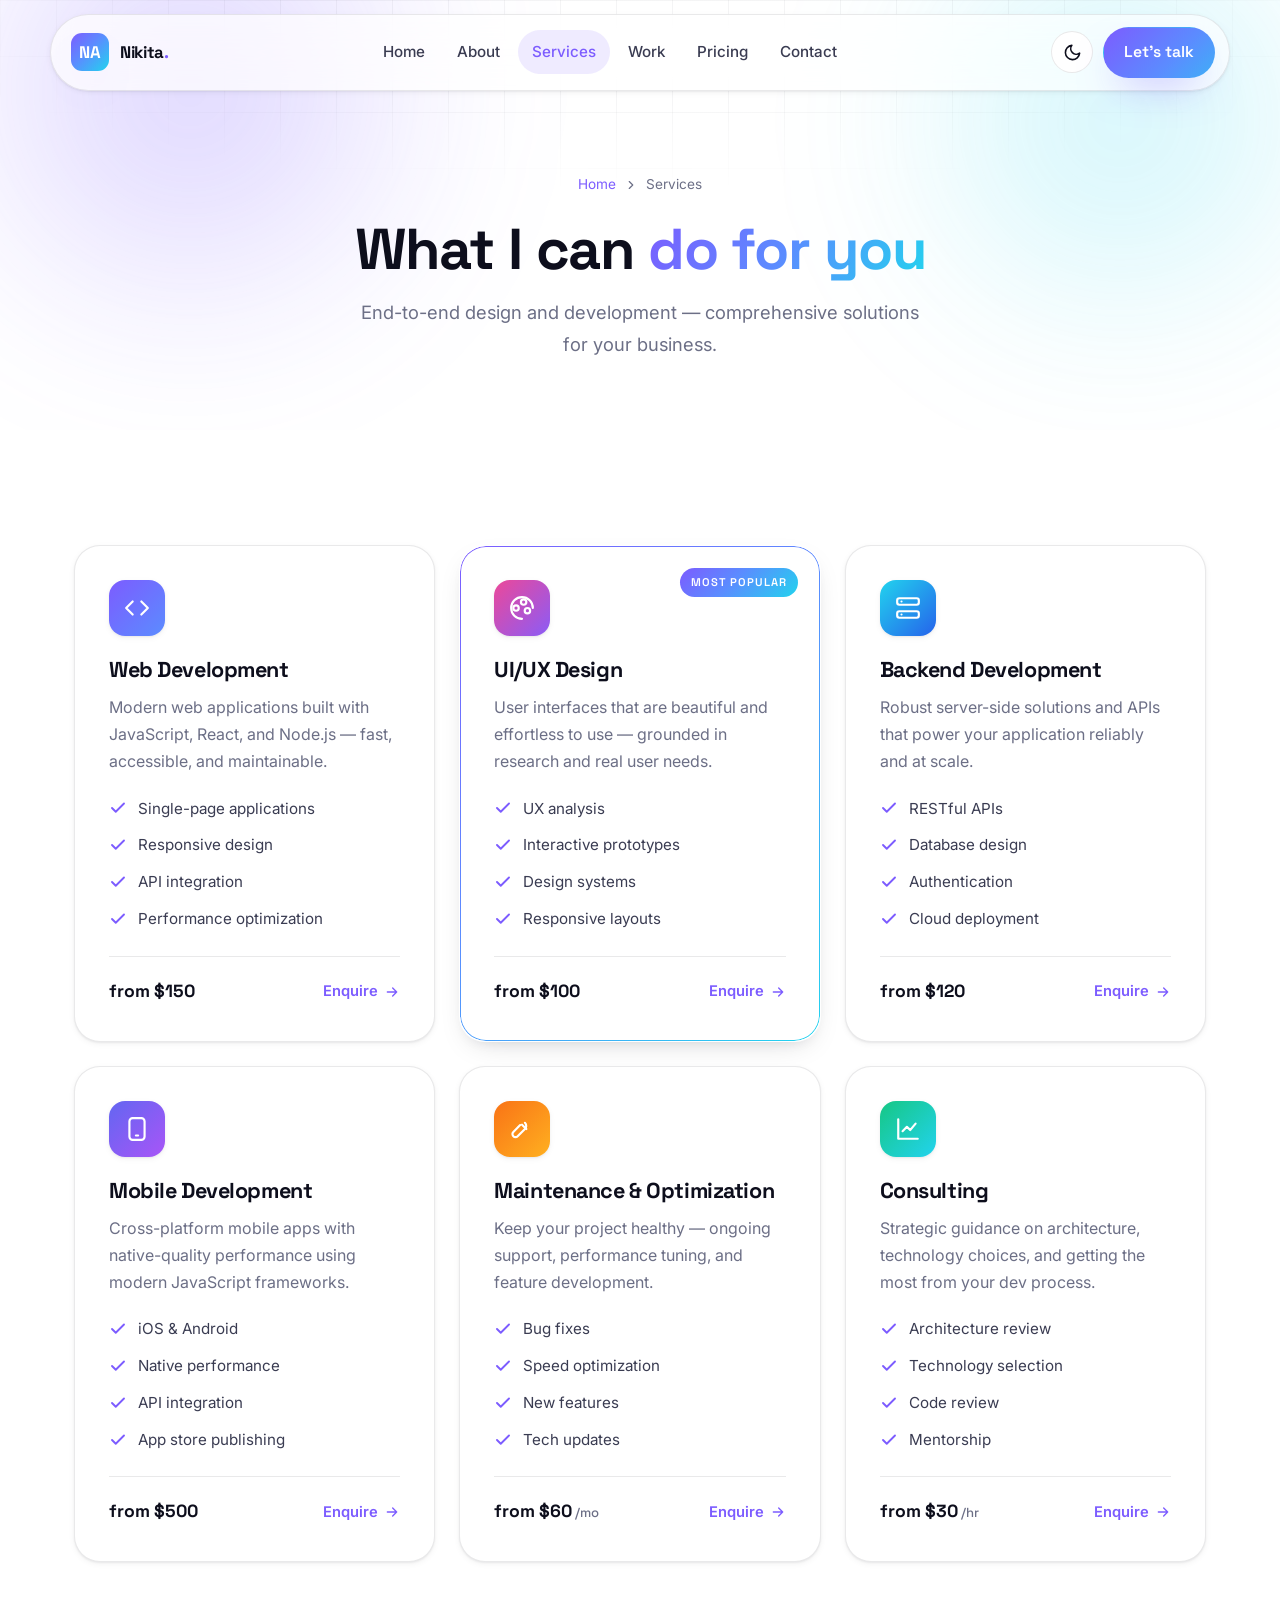
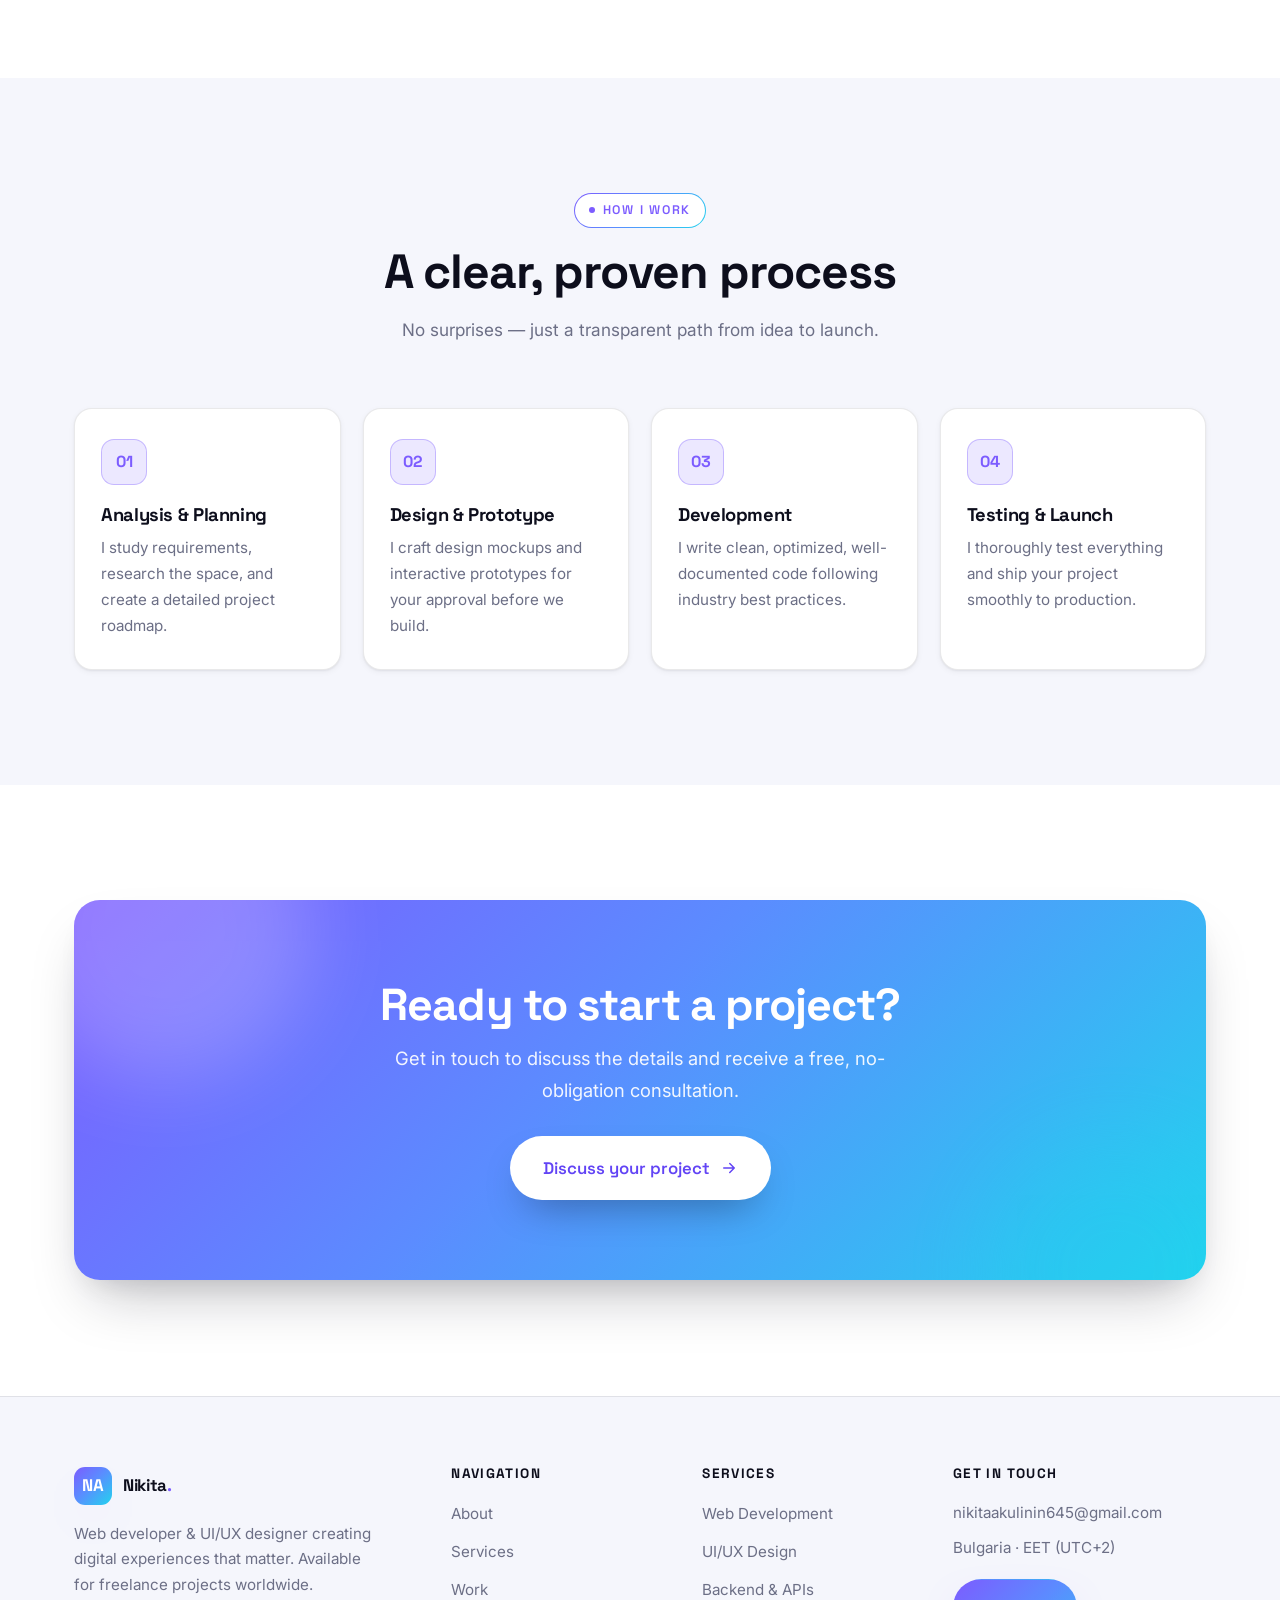
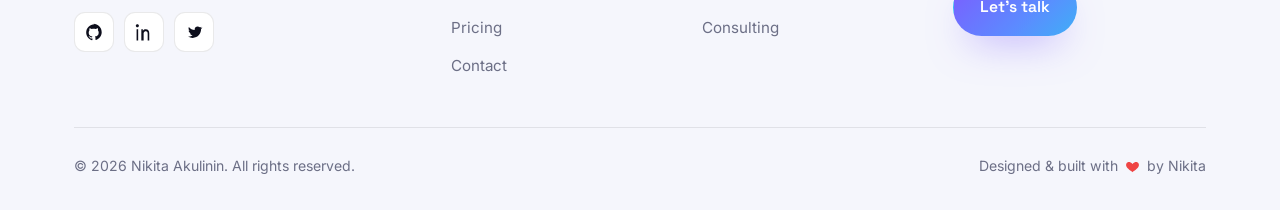
<file: services.html>
<!DOCTYPE html>
<html lang="en">
<head>
    <meta charset="UTF-8">
    <meta name="viewport" content="width=device-width, initial-scale=1.0">
    <meta name="description" content="Professional web development & design services by Nikita Akulinin — web apps, UI/UX, backend, mobile, maintenance, and consulting.">
    <meta name="theme-color" content="#7c5cff">
    <title>Services — Nikita Akulinin</title>
    <link rel="icon" href="data:image/svg+xml,%3Csvg xmlns='http://www.w3.org/2000/svg' viewBox='0 0 100 100'%3E%3Cdefs%3E%3ClinearGradient id='g' x1='0' y1='0' x2='1' y2='1'%3E%3Cstop offset='0' stop-color='%237c5cff'/%3E%3Cstop offset='1' stop-color='%2322d3ee'/%3E%3C/linearGradient%3E%3C/defs%3E%3Crect width='100' height='100' rx='26' fill='url(%23g)'/%3E%3Ctext x='50' y='70' font-family='sans-serif' font-size='58' font-weight='700' fill='white' text-anchor='middle'%3EN%3C/text%3E%3C/svg%3E">
    <link rel="preconnect" href="https://fonts.googleapis.com">
    <link rel="preconnect" href="https://fonts.gstatic.com" crossorigin>
    <link href="https://fonts.googleapis.com/css2?family=Space+Grotesk:wght@500;600;700&family=Inter:wght@400;500;600;700&display=swap" rel="stylesheet">
    <link rel="stylesheet" href="styles.css">
    <script>try{var t=localStorage.getItem('theme');if(t==='dark'||(!t&&matchMedia('(prefers-color-scheme: dark)').matches))document.documentElement.setAttribute('data-theme','dark');}catch(e){}</script>
</head>
<body>
    <nav class="navbar">
        <div class="nav-inner">
            <a href="index.html" class="brand" aria-label="Nikita Akulinin — home"><span class="brand-mark">NA</span><span class="brand-name">Nikita<span>.</span></span></a>
            <div class="nav-menu" id="navMenu">
                <a href="index.html" class="nav-link">Home</a>
                <a href="about.html" class="nav-link">About</a>
                <a href="services.html" class="nav-link active">Services</a>
                <a href="portfolio.html" class="nav-link">Work</a>
                <a href="pricing.html" class="nav-link">Pricing</a>
                <a href="contact.html" class="nav-link">Contact</a>
            </div>
            <div class="nav-actions">
                <button class="theme-toggle" data-theme-toggle aria-label="Toggle dark mode">
                    <svg class="icon-moon" viewBox="0 0 24 24" fill="none" stroke="currentColor" stroke-width="2" stroke-linecap="round" stroke-linejoin="round"><path d="M21 12.8A9 9 0 1 1 11.2 3a7 7 0 0 0 9.8 9.8z"/></svg>
                    <svg class="icon-sun" viewBox="0 0 24 24" fill="none" stroke="currentColor" stroke-width="2" stroke-linecap="round" stroke-linejoin="round"><circle cx="12" cy="12" r="4"/><path d="M12 2v2M12 20v2M4.9 4.9l1.4 1.4M17.7 17.7l1.4 1.4M2 12h2M20 12h2M4.9 19.1l1.4-1.4M17.7 6.3l1.4-1.4"/></svg>
                </button>
                <a href="contact.html" class="btn btn-primary nav-cta">Let's talk</a>
                <button class="nav-toggle" aria-label="Open menu" aria-expanded="false"><span></span><span></span><span></span></button>
            </div>
        </div>
    </nav>

    <section class="page-hero">
        <div class="aurora"></div>
        <div class="grid-fade"></div>
        <div class="container">
            <div class="breadcrumb"><a href="index.html">Home</a><svg viewBox="0 0 24 24" fill="none" stroke="currentColor" stroke-width="2" stroke-linecap="round" stroke-linejoin="round"><path d="m9 6 6 6-6 6"/></svg><span>Services</span></div>
            <h1>What I can <span class="grad-text">do for you</span></h1>
            <p>End-to-end design and development — comprehensive solutions for your business.</p>
        </div>
    </section>

    <section class="section">
        <div class="container">
            <div class="services-grid">
                <div class="service-card reveal">
                    <div class="icon-badge ib-1"><svg viewBox="0 0 24 24" fill="none" stroke="currentColor" stroke-width="2" stroke-linecap="round" stroke-linejoin="round"><path d="m16 18 6-6-6-6M8 6l-6 6 6 6"/></svg></div>
                    <h3>Web Development</h3>
                    <p>Modern web applications built with JavaScript, React, and Node.js — fast, accessible, and maintainable.</p>
                    <ul class="service-features">
                        <li><svg viewBox="0 0 24 24" fill="none" stroke="currentColor" stroke-width="2.5" stroke-linecap="round" stroke-linejoin="round"><path d="M20 6 9 17l-5-5"/></svg> Single-page applications</li>
                        <li><svg viewBox="0 0 24 24" fill="none" stroke="currentColor" stroke-width="2.5" stroke-linecap="round" stroke-linejoin="round"><path d="M20 6 9 17l-5-5"/></svg> Responsive design</li>
                        <li><svg viewBox="0 0 24 24" fill="none" stroke="currentColor" stroke-width="2.5" stroke-linecap="round" stroke-linejoin="round"><path d="M20 6 9 17l-5-5"/></svg> API integration</li>
                        <li><svg viewBox="0 0 24 24" fill="none" stroke="currentColor" stroke-width="2.5" stroke-linecap="round" stroke-linejoin="round"><path d="M20 6 9 17l-5-5"/></svg> Performance optimization</li>
                    </ul>
                    <div class="service-foot"><span class="service-price">from $150</span><a href="contact.html" class="service-link">Enquire <svg viewBox="0 0 24 24" fill="none" stroke="currentColor" stroke-width="2" stroke-linecap="round" stroke-linejoin="round"><path d="M5 12h14M13 6l6 6-6 6"/></svg></a></div>
                </div>

                <div class="service-card featured reveal" data-d="1">
                    <span class="service-badge">Most popular</span>
                    <div class="icon-badge ib-4"><svg viewBox="0 0 24 24" fill="none" stroke="currentColor" stroke-width="2" stroke-linecap="round" stroke-linejoin="round"><circle cx="13.5" cy="6.5" r="2.5"/><circle cx="6.5" cy="12" r="2.5"/><circle cx="17" cy="14.5" r="2.5"/><path d="M12 22a10 10 0 1 1 10-10"/></svg></div>
                    <h3>UI/UX Design</h3>
                    <p>User interfaces that are beautiful and effortless to use — grounded in research and real user needs.</p>
                    <ul class="service-features">
                        <li><svg viewBox="0 0 24 24" fill="none" stroke="currentColor" stroke-width="2.5" stroke-linecap="round" stroke-linejoin="round"><path d="M20 6 9 17l-5-5"/></svg> UX analysis</li>
                        <li><svg viewBox="0 0 24 24" fill="none" stroke="currentColor" stroke-width="2.5" stroke-linecap="round" stroke-linejoin="round"><path d="M20 6 9 17l-5-5"/></svg> Interactive prototypes</li>
                        <li><svg viewBox="0 0 24 24" fill="none" stroke="currentColor" stroke-width="2.5" stroke-linecap="round" stroke-linejoin="round"><path d="M20 6 9 17l-5-5"/></svg> Design systems</li>
                        <li><svg viewBox="0 0 24 24" fill="none" stroke="currentColor" stroke-width="2.5" stroke-linecap="round" stroke-linejoin="round"><path d="M20 6 9 17l-5-5"/></svg> Responsive layouts</li>
                    </ul>
                    <div class="service-foot"><span class="service-price">from $100</span><a href="contact.html" class="service-link">Enquire <svg viewBox="0 0 24 24" fill="none" stroke="currentColor" stroke-width="2" stroke-linecap="round" stroke-linejoin="round"><path d="M5 12h14M13 6l6 6-6 6"/></svg></a></div>
                </div>

                <div class="service-card reveal" data-d="2">
                    <div class="icon-badge ib-2"><svg viewBox="0 0 24 24" fill="none" stroke="currentColor" stroke-width="2" stroke-linecap="round" stroke-linejoin="round"><rect x="2" y="3" width="20" height="6" rx="2"/><rect x="2" y="15" width="20" height="6" rx="2"/><path d="M6 6h.01M6 18h.01"/></svg></div>
                    <h3>Backend Development</h3>
                    <p>Robust server-side solutions and APIs that power your application reliably and at scale.</p>
                    <ul class="service-features">
                        <li><svg viewBox="0 0 24 24" fill="none" stroke="currentColor" stroke-width="2.5" stroke-linecap="round" stroke-linejoin="round"><path d="M20 6 9 17l-5-5"/></svg> RESTful APIs</li>
                        <li><svg viewBox="0 0 24 24" fill="none" stroke="currentColor" stroke-width="2.5" stroke-linecap="round" stroke-linejoin="round"><path d="M20 6 9 17l-5-5"/></svg> Database design</li>
                        <li><svg viewBox="0 0 24 24" fill="none" stroke="currentColor" stroke-width="2.5" stroke-linecap="round" stroke-linejoin="round"><path d="M20 6 9 17l-5-5"/></svg> Authentication</li>
                        <li><svg viewBox="0 0 24 24" fill="none" stroke="currentColor" stroke-width="2.5" stroke-linecap="round" stroke-linejoin="round"><path d="M20 6 9 17l-5-5"/></svg> Cloud deployment</li>
                    </ul>
                    <div class="service-foot"><span class="service-price">from $120</span><a href="contact.html" class="service-link">Enquire <svg viewBox="0 0 24 24" fill="none" stroke="currentColor" stroke-width="2" stroke-linecap="round" stroke-linejoin="round"><path d="M5 12h14M13 6l6 6-6 6"/></svg></a></div>
                </div>

                <div class="service-card reveal">
                    <div class="icon-badge ib-6"><svg viewBox="0 0 24 24" fill="none" stroke="currentColor" stroke-width="2" stroke-linecap="round" stroke-linejoin="round"><rect x="5" y="2" width="14" height="20" rx="3"/><path d="M11 18h2"/></svg></div>
                    <h3>Mobile Development</h3>
                    <p>Cross-platform mobile apps with native-quality performance using modern JavaScript frameworks.</p>
                    <ul class="service-features">
                        <li><svg viewBox="0 0 24 24" fill="none" stroke="currentColor" stroke-width="2.5" stroke-linecap="round" stroke-linejoin="round"><path d="M20 6 9 17l-5-5"/></svg> iOS &amp; Android</li>
                        <li><svg viewBox="0 0 24 24" fill="none" stroke="currentColor" stroke-width="2.5" stroke-linecap="round" stroke-linejoin="round"><path d="M20 6 9 17l-5-5"/></svg> Native performance</li>
                        <li><svg viewBox="0 0 24 24" fill="none" stroke="currentColor" stroke-width="2.5" stroke-linecap="round" stroke-linejoin="round"><path d="M20 6 9 17l-5-5"/></svg> API integration</li>
                        <li><svg viewBox="0 0 24 24" fill="none" stroke="currentColor" stroke-width="2.5" stroke-linecap="round" stroke-linejoin="round"><path d="M20 6 9 17l-5-5"/></svg> App store publishing</li>
                    </ul>
                    <div class="service-foot"><span class="service-price">from $500</span><a href="contact.html" class="service-link">Enquire <svg viewBox="0 0 24 24" fill="none" stroke="currentColor" stroke-width="2" stroke-linecap="round" stroke-linejoin="round"><path d="M5 12h14M13 6l6 6-6 6"/></svg></a></div>
                </div>

                <div class="service-card reveal" data-d="1">
                    <div class="icon-badge ib-3"><svg viewBox="0 0 24 24" fill="none" stroke="currentColor" stroke-width="2" stroke-linecap="round" stroke-linejoin="round"><path d="M14.7 6.3a4 4 0 0 1 0 5.7L8 18.7a2.8 2.8 0 0 1-4-4l6.3-6.3"/><path d="m12 8 4 4"/></svg></div>
                    <h3>Maintenance &amp; Optimization</h3>
                    <p>Keep your project healthy — ongoing support, performance tuning, and feature development.</p>
                    <ul class="service-features">
                        <li><svg viewBox="0 0 24 24" fill="none" stroke="currentColor" stroke-width="2.5" stroke-linecap="round" stroke-linejoin="round"><path d="M20 6 9 17l-5-5"/></svg> Bug fixes</li>
                        <li><svg viewBox="0 0 24 24" fill="none" stroke="currentColor" stroke-width="2.5" stroke-linecap="round" stroke-linejoin="round"><path d="M20 6 9 17l-5-5"/></svg> Speed optimization</li>
                        <li><svg viewBox="0 0 24 24" fill="none" stroke="currentColor" stroke-width="2.5" stroke-linecap="round" stroke-linejoin="round"><path d="M20 6 9 17l-5-5"/></svg> New features</li>
                        <li><svg viewBox="0 0 24 24" fill="none" stroke="currentColor" stroke-width="2.5" stroke-linecap="round" stroke-linejoin="round"><path d="M20 6 9 17l-5-5"/></svg> Tech updates</li>
                    </ul>
                    <div class="service-foot"><span class="service-price">from $60<span> /mo</span></span><a href="contact.html" class="service-link">Enquire <svg viewBox="0 0 24 24" fill="none" stroke="currentColor" stroke-width="2" stroke-linecap="round" stroke-linejoin="round"><path d="M5 12h14M13 6l6 6-6 6"/></svg></a></div>
                </div>

                <div class="service-card reveal" data-d="2">
                    <div class="icon-badge ib-5"><svg viewBox="0 0 24 24" fill="none" stroke="currentColor" stroke-width="2" stroke-linecap="round" stroke-linejoin="round"><path d="M3 3v18h18"/><path d="m7 14 4-4 3 3 5-6"/></svg></div>
                    <h3>Consulting</h3>
                    <p>Strategic guidance on architecture, technology choices, and getting the most from your dev process.</p>
                    <ul class="service-features">
                        <li><svg viewBox="0 0 24 24" fill="none" stroke="currentColor" stroke-width="2.5" stroke-linecap="round" stroke-linejoin="round"><path d="M20 6 9 17l-5-5"/></svg> Architecture review</li>
                        <li><svg viewBox="0 0 24 24" fill="none" stroke="currentColor" stroke-width="2.5" stroke-linecap="round" stroke-linejoin="round"><path d="M20 6 9 17l-5-5"/></svg> Technology selection</li>
                        <li><svg viewBox="0 0 24 24" fill="none" stroke="currentColor" stroke-width="2.5" stroke-linecap="round" stroke-linejoin="round"><path d="M20 6 9 17l-5-5"/></svg> Code review</li>
                        <li><svg viewBox="0 0 24 24" fill="none" stroke="currentColor" stroke-width="2.5" stroke-linecap="round" stroke-linejoin="round"><path d="M20 6 9 17l-5-5"/></svg> Mentorship</li>
                    </ul>
                    <div class="service-foot"><span class="service-price">from $30<span> /hr</span></span><a href="contact.html" class="service-link">Enquire <svg viewBox="0 0 24 24" fill="none" stroke="currentColor" stroke-width="2" stroke-linecap="round" stroke-linejoin="round"><path d="M5 12h14M13 6l6 6-6 6"/></svg></a></div>
                </div>
            </div>
        </div>
    </section>

    <!-- PROCESS -->
    <section class="section section--soft">
        <div class="container">
            <div class="section-head reveal">
                <span class="eyebrow">How I work</span>
                <h2 class="section-title">A clear, proven process</h2>
                <p class="section-sub">No surprises — just a transparent path from idea to launch.</p>
            </div>
            <div class="process-steps">
                <div class="process-step reveal"><div class="process-num">01</div><h3>Analysis &amp; Planning</h3><p>I study requirements, research the space, and create a detailed project roadmap.</p></div>
                <div class="process-step reveal" data-d="1"><div class="process-num">02</div><h3>Design &amp; Prototype</h3><p>I craft design mockups and interactive prototypes for your approval before we build.</p></div>
                <div class="process-step reveal" data-d="2"><div class="process-num">03</div><h3>Development</h3><p>I write clean, optimized, well-documented code following industry best practices.</p></div>
                <div class="process-step reveal" data-d="3"><div class="process-num">04</div><h3>Testing &amp; Launch</h3><p>I thoroughly test everything and ship your project smoothly to production.</p></div>
            </div>
        </div>
    </section>

    <!-- CTA -->
    <section class="section">
        <div class="container">
            <div class="cta reveal">
                <div class="cta-content">
                    <h2>Ready to start a project?</h2>
                    <p>Get in touch to discuss the details and receive a free, no-obligation consultation.</p>
                    <a href="contact.html" class="btn btn-primary btn-lg">Discuss your project <svg viewBox="0 0 24 24" fill="none" stroke="currentColor" stroke-width="2" stroke-linecap="round" stroke-linejoin="round"><path d="M5 12h14M13 6l6 6-6 6"/></svg></a>
                </div>
            </div>
        </div>
    </section>

    <!-- FOOTER -->
    <footer class="footer">
        <div class="container">
            <div class="footer-content">
                <div class="footer-brand">
                    <a href="index.html" class="brand"><span class="brand-mark">NA</span><span class="brand-name">Nikita<span>.</span></span></a>
                    <p>Web developer &amp; UI/UX designer creating digital experiences that matter. Available for freelance projects worldwide.</p>
                    <div class="social-links">
                        <a href="https://github.com/nikktea" target="_blank" rel="noopener" class="social-icon" aria-label="GitHub"><svg viewBox="0 0 24 24" aria-hidden="true"><path d="M12 1.5C6.2 1.5 1.5 6.2 1.5 12c0 4.6 3 8.4 7.2 9.8.5.1.7-.2.7-.5v-1.7c-2.9.6-3.5-1.4-3.5-1.4-.4-1-1-1.3-1-1.3-.8-.5.1-.5.1-.5.9.1 1.3 1 1.3 1 .8 1.3 2.1.9 2.6.7.1-.6.3-.9.5-1.1-2.3-.3-4.7-1.1-4.7-5 0-1.1.4-2 1-2.7-.1-.3-.4-1.3.1-2.6 0 0 .8-.3 2.8 1 .8-.2 1.6-.3 2.4-.3s1.6.1 2.4.3c2-1.3 2.8-1 2.8-1 .5 1.3.2 2.3.1 2.6.6.7 1 1.6 1 2.7 0 3.9-2.4 4.7-4.7 5 .3.3.6.8.6 1.6v2.3c0 .3.2.6.7.5 4.2-1.4 7.2-5.2 7.2-9.8 0-5.8-4.7-10.5-10.5-10.5z"/></svg></a>
                        <a href="https://linkedin.com" target="_blank" rel="noopener" class="social-icon" aria-label="LinkedIn"><svg viewBox="0 0 24 24" aria-hidden="true"><path d="M4.98 3.5C4.98 4.6 4.1 5.5 3 5.5S1 4.6 1 3.5 1.9 1.5 3 1.5s1.98.9 1.98 2zM2 8h2V22H2V8zm6 0h1.9v1.9h.1C10.4 8.8 11.7 8 13.4 8 17 8 18 10.3 18 13.4V22h-2V13.9c0-2-0.4-3.4-2.4-3.4-1.3 0-2.2.9-2.6 1.8-.1.2-.1.6-.1.9V22H8V8z"/></svg></a>
                        <a href="https://twitter.com" target="_blank" rel="noopener" class="social-icon" aria-label="Twitter"><svg viewBox="0 0 24 24" aria-hidden="true"><path d="M21.5 6.1c-.7.3-1.4.5-2.1.6.8-.5 1.3-1.1 1.6-2-.7.4-1.5.7-2.3.8-.7-.7-1.7-1.2-2.8-1.2-2.1 0-3.7 1.7-3.7 3.7 0 .3 0 .6.1.9-3-.1-5.6-1.6-7.4-3.9-.3.5-.4 1.1-.4 1.8 0 1.3.7 2.4 1.7 3.1-.6 0-1.1-.2-1.6-.4 0 1.8 1.3 3.3 3.1 3.6-.3.1-.6.1-.9.1-.2 0-.4 0-.6-.1.4 1.4 1.8 2.5 3.4 2.5-1.3 1-3 1.6-4.8 1.6-.3 0-.6 0-.9-.1 1.7 1.1 3.7 1.7 5.8 1.7 6.9 0 10.6-5.8 10.6-10.8v-.5c.7-.5 1.3-1.1 1.8-1.8z"/></svg></a>
                    </div>
                </div>
                <div class="footer-col"><h4>Navigation</h4><ul><li><a href="about.html">About</a></li><li><a href="services.html">Services</a></li><li><a href="portfolio.html">Work</a></li><li><a href="pricing.html">Pricing</a></li><li><a href="contact.html">Contact</a></li></ul></div>
                <div class="footer-col"><h4>Services</h4><ul><li><a href="services.html">Web Development</a></li><li><a href="services.html">UI/UX Design</a></li><li><a href="services.html">Backend &amp; APIs</a></li><li><a href="services.html">Consulting</a></li></ul></div>
                <div class="footer-col"><h4>Get in touch</h4><p>nikitaakulinin645@gmail.com</p><p>Bulgaria · EET (UTC+2)</p><a href="contact.html" class="btn btn-primary" style="margin-top:8px">Let's talk</a></div>
            </div>
            <div class="footer-bottom">
                <span>&copy; <span data-year>2026</span> Nikita Akulinin. All rights reserved.</span>
                <span class="made">Designed &amp; built with <svg viewBox="0 0 24 24" fill="currentColor"><path d="M12 21s-6.7-4.3-9.3-8.1C.9 10.2 1.6 6.6 4.4 5.3 6.5 4.3 9 5 12 8c3-3 5.5-3.7 7.6-2.7 2.8 1.3 3.5 4.9 1.7 7.6C18.7 16.7 12 21 12 21z"/></svg> by Nikita</span>
            </div>
        </div>
    </footer>

    <script src="script.js"></script>
</body>
</html>
</file>
<file: styles.css>
/* ============================================================
   Nikita Akulinin — Portfolio
   Design system "Aurora Studio"
   Space Grotesk + Inter · light / dark · token-driven
   ============================================================ */

/* ---------- Tokens ---------- */
:root {
    /* brand */
    --brand: #7c5cff;
    --brand-strong: #6244f5;
    --brand-2: #22d3ee;
    --accent: #ffb020;
    --grad: linear-gradient(135deg, #7c5cff 0%, #5b8cff 45%, #22d3ee 100%);
    --grad-text: linear-gradient(120deg, #7c5cff 0%, #5b8cff 50%, #22d3ee 100%);

    /* light surfaces */
    --bg: #ffffff;
    --bg-soft: #f5f6fc;
    --bg-mute: #eef0f8;
    --surface: #ffffff;
    --surface-2: #fbfbfe;

    /* text */
    --ink: #0d0e1c;
    --text: #3a3c52;
    --muted: #6c6f86;

    /* lines & shadows */
    --line: rgba(13, 14, 28, 0.09);
    --line-2: rgba(13, 14, 28, 0.06);
    --ring: rgba(124, 92, 255, 0.35);
    --shadow-sm: 0 1px 2px rgba(13, 14, 28, .06), 0 2px 6px rgba(13, 14, 28, .05);
    --shadow: 0 10px 30px -12px rgba(13, 14, 28, .18), 0 6px 14px -8px rgba(13, 14, 28, .10);
    --shadow-lg: 0 30px 60px -20px rgba(13, 14, 28, .28), 0 14px 30px -16px rgba(13, 14, 28, .14);
    --shadow-brand: 0 18px 40px -16px rgba(124, 92, 255, .55);

    --radius-sm: 12px;
    --radius: 18px;
    --radius-lg: 26px;
    --radius-pill: 999px;

    --maxw: 1180px;
    --ease: cubic-bezier(.22, 1, .36, 1);
    --t: .35s var(--ease);

    --font-head: 'Space Grotesk', -apple-system, BlinkMacSystemFont, 'Segoe UI', sans-serif;
    --font-body: 'Inter', -apple-system, BlinkMacSystemFont, 'Segoe UI', Roboto, sans-serif;

    color-scheme: light;
}

[data-theme="dark"] {
    --bg: #07080f;
    --bg-soft: #0c0d1a;
    --bg-mute: #11132440;
    --surface: #11122180;
    --surface-2: #0f1020;

    --ink: #f6f7fc;
    --text: #c4c6da;
    --muted: #8d90a8;

    --line: rgba(255, 255, 255, 0.10);
    --line-2: rgba(255, 255, 255, 0.06);
    --shadow-sm: 0 1px 2px rgba(0, 0, 0, .4);
    --shadow: 0 18px 40px -18px rgba(0, 0, 0, .7);
    --shadow-lg: 0 40px 70px -24px rgba(0, 0, 0, .8);

    color-scheme: dark;
}

/* ---------- Reset ---------- */
* { margin: 0; padding: 0; box-sizing: border-box; }
html { scroll-behavior: smooth; -webkit-text-size-adjust: 100%; }

body {
    font-family: var(--font-body);
    line-height: 1.7;
    color: var(--text);
    background: var(--bg);
    overflow-x: hidden;
    -webkit-font-smoothing: antialiased;
    text-rendering: optimizeLegibility;
    transition: background var(--t), color var(--t);
}

h1, h2, h3, h4, h5 {
    font-family: var(--font-head);
    color: var(--ink);
    line-height: 1.1;
    letter-spacing: -0.02em;
    font-weight: 700;
}

a { color: inherit; }
img, svg { max-width: 100%; display: block; }
::selection { background: rgba(124, 92, 255, .25); }

:focus-visible {
    outline: 2px solid var(--brand);
    outline-offset: 3px;
    border-radius: 6px;
}

/* ---------- Layout helpers ---------- */
.container { max-width: var(--maxw); margin: 0 auto; padding: 0 24px; }
.section { padding: clamp(64px, 9vw, 120px) 0; position: relative; }
.section--soft { background: var(--bg-soft); }

.section-head { max-width: 680px; margin: 0 auto clamp(40px, 6vw, 64px); text-align: center; }
.section-head.left { margin-left: 0; text-align: left; }

.eyebrow {
    display: inline-flex;
    align-items: center;
    gap: 8px;
    font-family: var(--font-head);
    font-size: 0.78rem;
    font-weight: 600;
    letter-spacing: 0.14em;
    text-transform: uppercase;
    color: var(--brand);
    padding: 6px 14px;
    border-radius: var(--radius-pill);
    background: linear-gradient(var(--surface), var(--surface)) padding-box,
                var(--grad) border-box;
    border: 1px solid transparent;
    margin-bottom: 18px;
}
[data-theme="dark"] .eyebrow { color: #b9a9ff; }
.eyebrow::before { content: ""; width: 6px; height: 6px; border-radius: 50%; background: var(--brand); }

.section-title {
    font-size: clamp(1.9rem, 4vw, 3rem);
    margin-bottom: 16px;
}
.section-sub { color: var(--muted); font-size: 1.075rem; }

.grad-text {
    background: var(--grad-text);
    -webkit-background-clip: text;
    background-clip: text;
    -webkit-text-fill-color: transparent;
    color: transparent;
}

/* ---------- Buttons ---------- */
.btn {
    display: inline-flex;
    align-items: center;
    justify-content: center;
    gap: 10px;
    padding: 14px 26px;
    border-radius: var(--radius-pill);
    font-family: var(--font-head);
    font-weight: 600;
    font-size: 0.98rem;
    text-decoration: none;
    cursor: pointer;
    border: 1px solid transparent;
    transition: transform var(--t), box-shadow var(--t), background var(--t), color var(--t), border-color var(--t);
    white-space: nowrap;
}
.btn svg { width: 18px; height: 18px; }
.btn-primary {
    background: var(--grad);
    color: #fff;
    box-shadow: var(--shadow-brand);
    background-size: 140% 140%;
}
.btn-primary:hover { transform: translateY(-3px); box-shadow: 0 26px 50px -18px rgba(124, 92, 255, .7); background-position: 100% 50%; }
.btn-ghost {
    background: var(--surface);
    color: var(--ink);
    border-color: var(--line);
    box-shadow: var(--shadow-sm);
}
.btn-ghost:hover { transform: translateY(-3px); border-color: var(--brand); color: var(--brand); }
.btn-lg { padding: 17px 32px; font-size: 1.05rem; }
.btn-block { width: 100%; }

/* ---------- Navbar ---------- */
.navbar {
    position: fixed;
    inset: 0 0 auto 0;
    z-index: 1000;
    transition: var(--t);
}
.nav-inner {
    position: relative;
    max-width: var(--maxw);
    margin: 14px auto 0;
    padding: 12px 14px 12px 20px;
    display: flex;
    align-items: center;
    justify-content: space-between;
    gap: 16px;
    border-radius: var(--radius-pill);
    background: color-mix(in srgb, var(--bg) 72%, transparent);
    -webkit-backdrop-filter: blur(18px) saturate(160%);
    backdrop-filter: blur(18px) saturate(160%);
    border: 1px solid var(--line);
    box-shadow: var(--shadow-sm);
    transition: var(--t);
}
.navbar.scrolled .nav-inner {
    margin-top: 8px;
    box-shadow: var(--shadow);
    background: color-mix(in srgb, var(--bg) 86%, transparent);
}

.brand { display: inline-flex; align-items: center; gap: 11px; text-decoration: none; }
.brand-mark {
    width: 38px; height: 38px;
    border-radius: 11px;
    background: var(--grad);
    display: grid; place-items: center;
    color: #fff;
    font-family: var(--font-head);
    font-weight: 700;
    font-size: 1.05rem;
    box-shadow: var(--shadow-brand);
    flex-shrink: 0;
}
.brand-name { font-family: var(--font-head); font-weight: 700; color: var(--ink); font-size: 1.05rem; letter-spacing: -0.02em; }
.brand-name span { color: var(--brand); }

.nav-menu { display: flex; align-items: center; gap: 4px; }
.nav-link {
    position: relative;
    text-decoration: none;
    color: var(--text);
    font-weight: 500;
    font-size: 0.95rem;
    padding: 9px 14px;
    border-radius: var(--radius-pill);
    transition: var(--t);
}
.nav-link:hover { color: var(--ink); background: var(--bg-soft); }
.nav-link.active { color: var(--brand); background: color-mix(in srgb, var(--brand) 12%, transparent); }

.nav-actions { display: flex; align-items: center; gap: 10px; }

.theme-toggle {
    width: 42px; height: 42px;
    border-radius: var(--radius-pill);
    border: 1px solid var(--line);
    background: var(--surface);
    color: var(--ink);
    display: grid; place-items: center;
    cursor: pointer;
    transition: var(--t);
}
.theme-toggle:hover { color: var(--brand); border-color: var(--brand); transform: translateY(-2px); }
.theme-toggle svg { width: 19px; height: 19px; }
.theme-toggle .icon-sun { display: none; }
[data-theme="dark"] .theme-toggle .icon-sun { display: block; }
[data-theme="dark"] .theme-toggle .icon-moon { display: none; }

.nav-cta { padding: 11px 20px; }

.nav-toggle {
    display: none;
    width: 42px; height: 42px;
    border-radius: var(--radius-pill);
    border: 1px solid var(--line);
    background: var(--surface);
    cursor: pointer;
    position: relative;
}
.nav-toggle span {
    position: absolute;
    left: 11px; right: 11px;
    height: 2px;
    background: var(--ink);
    border-radius: 2px;
    transition: var(--t);
}
.nav-toggle span:nth-child(1) { top: 15px; }
.nav-toggle span:nth-child(2) { top: 20px; }
.nav-toggle span:nth-child(3) { top: 25px; }
.nav-toggle.open span:nth-child(1) { top: 20px; transform: rotate(45deg); }
.nav-toggle.open span:nth-child(2) { opacity: 0; }
.nav-toggle.open span:nth-child(3) { top: 20px; transform: rotate(-45deg); }

/* ---------- Aurora background utility ---------- */
.aurora { position: absolute; inset: 0; overflow: hidden; pointer-events: none; z-index: 0; }
.aurora::before, .aurora::after {
    content: "";
    position: absolute;
    border-radius: 50%;
    filter: blur(80px);
    opacity: .55;
}
.aurora::before {
    width: 620px; height: 620px;
    top: -220px; left: -120px;
    background: radial-gradient(circle, rgba(124, 92, 255, .55), transparent 65%);
}
.aurora::after {
    width: 560px; height: 560px;
    top: -160px; right: -120px;
    background: radial-gradient(circle, rgba(34, 211, 238, .45), transparent 65%);
}
[data-theme="dark"] .aurora::before { opacity: .5; }
[data-theme="dark"] .aurora::after { opacity: .4; }
.grid-fade {
    position: absolute; inset: 0; z-index: 0; pointer-events: none;
    background-image:
        linear-gradient(var(--line) 1px, transparent 1px),
        linear-gradient(90deg, var(--line) 1px, transparent 1px);
    background-size: 56px 56px;
    -webkit-mask-image: radial-gradient(ellipse 80% 60% at 50% 0%, #000 35%, transparent 75%);
    mask-image: radial-gradient(ellipse 80% 60% at 50% 0%, #000 35%, transparent 75%);
    opacity: .5;
}

/* ---------- Hero ---------- */
.hero { position: relative; padding: 168px 0 90px; overflow: hidden; }
.hero .container { position: relative; z-index: 1; }
.hero-grid {
    display: grid;
    grid-template-columns: 1.05fr 0.95fr;
    gap: clamp(32px, 5vw, 72px);
    align-items: center;
}

.status-pill {
    display: inline-flex; align-items: center; gap: 9px;
    padding: 7px 15px 7px 12px;
    border-radius: var(--radius-pill);
    background: var(--surface);
    border: 1px solid var(--line);
    box-shadow: var(--shadow-sm);
    font-size: 0.85rem; font-weight: 500; color: var(--text);
    margin-bottom: 24px;
}
.status-dot { width: 9px; height: 9px; border-radius: 50%; background: #16c784; position: relative; }
.status-dot::after {
    content: ""; position: absolute; inset: -5px; border-radius: 50%;
    border: 2px solid rgba(22, 199, 132, .5);
    animation: pulse 2s ease-out infinite;
}
@keyframes pulse { 0% { transform: scale(.6); opacity: 1; } 100% { transform: scale(1.6); opacity: 0; } }

.hero-title {
    font-size: clamp(2.6rem, 6vw, 4.4rem);
    letter-spacing: -0.03em;
    margin-bottom: 22px;
}
.hero-subtitle { font-size: clamp(1.05rem, 1.6vw, 1.25rem); color: var(--muted); max-width: 520px; margin-bottom: 34px; }
.hero-buttons { display: flex; gap: 14px; flex-wrap: wrap; margin-bottom: 38px; }

.hero-meta { display: flex; gap: 28px; flex-wrap: wrap; }
.hero-meta .num { font-family: var(--font-head); font-size: 1.7rem; font-weight: 700; color: var(--ink); }
.hero-meta .lbl { font-size: 0.85rem; color: var(--muted); }

/* hero visual */
.hero-visual { position: relative; display: flex; justify-content: center; }
.hero-photo {
    position: relative;
    width: min(100%, 420px);
    aspect-ratio: 4 / 5;
    border-radius: var(--radius-lg);
    overflow: hidden;
    border: 1px solid var(--line);
    box-shadow: var(--shadow-lg);
    background: var(--bg-soft);
}
.hero-photo img { width: 100%; height: 100%; object-fit: cover; }
.hero-photo::after {
    content: ""; position: absolute; inset: 0;
    background: linear-gradient(180deg, transparent 55%, rgba(8, 8, 18, .35));
}
.hero-blob {
    position: absolute; inset: -8% -8% auto auto;
    width: 78%; aspect-ratio: 1; z-index: -1;
    background: var(--grad);
    filter: blur(46px); opacity: .4; border-radius: 50%;
}
.float-card {
    position: absolute;
    display: flex; align-items: center; gap: 11px;
    padding: 12px 15px;
    background: color-mix(in srgb, var(--surface) 92%, transparent);
    -webkit-backdrop-filter: blur(12px); backdrop-filter: blur(12px);
    border: 1px solid var(--line);
    border-radius: 14px;
    box-shadow: var(--shadow);
    animation: floaty 5s ease-in-out infinite;
}
.float-card .ic { width: 38px; height: 38px; border-radius: 10px; display: grid; place-items: center; color: #fff; flex-shrink: 0; }
.float-card .ic svg { width: 20px; height: 20px; }
.float-card .ct strong { display: block; font-family: var(--font-head); color: var(--ink); font-size: 0.95rem; line-height: 1.2; }
.float-card .ct span { font-size: 0.78rem; color: var(--muted); }
.float-card.fc-1 { top: 16%; left: -34px; animation-delay: .2s; }
.float-card.fc-2 { bottom: 12%; right: -28px; animation-delay: 1.4s; }
.float-card.fc-1 .ic { background: linear-gradient(135deg, #7c5cff, #5b8cff); }
.float-card.fc-2 .ic { background: linear-gradient(135deg, #22d3ee, #16c784); }
@keyframes floaty { 0%, 100% { transform: translateY(0); } 50% { transform: translateY(-12px); } }

/* ---------- Marquee ---------- */
.marquee-wrap { padding: 34px 0; border-top: 1px solid var(--line-2); border-bottom: 1px solid var(--line-2); overflow: hidden; }
.marquee-label { text-align: center; font-size: 0.8rem; letter-spacing: 0.14em; text-transform: uppercase; color: var(--muted); margin-bottom: 22px; font-weight: 600; }
.marquee { display: flex; gap: 56px; width: max-content; animation: scroll-x 28s linear infinite; }
.marquee:hover { animation-play-state: paused; }
.marquee .tech {
    display: inline-flex; align-items: center; gap: 10px;
    font-family: var(--font-head); font-weight: 600; font-size: 1.15rem;
    color: var(--muted);
    transition: var(--t);
}
.marquee .tech svg { width: 24px; height: 24px; }
.marquee .tech:hover { color: var(--ink); }
@keyframes scroll-x { to { transform: translateX(-50%); } }

/* ---------- Stats ---------- */
.stats-grid { display: grid; grid-template-columns: repeat(4, 1fr); gap: 20px; }
.stat-item {
    text-align: center; padding: 34px 20px;
    background: var(--surface);
    border: 1px solid var(--line);
    border-radius: var(--radius);
    box-shadow: var(--shadow-sm);
    transition: var(--t);
}
.stat-item:hover { transform: translateY(-5px); box-shadow: var(--shadow); border-color: var(--ring); }
.stat-number { font-family: var(--font-head); font-size: clamp(2.2rem, 4vw, 3rem); font-weight: 700; line-height: 1; margin-bottom: 8px; }
.stat-label { color: var(--muted); font-weight: 500; font-size: 0.95rem; }

/* ---------- Icon badge (shared by services/values/process) ---------- */
.icon-badge {
    width: 56px; height: 56px;
    border-radius: 16px;
    display: grid; place-items: center;
    color: #fff;
    margin-bottom: 22px;
    box-shadow: var(--shadow-sm);
}
.icon-badge svg { width: 26px; height: 26px; }
.ib-1 { background: linear-gradient(135deg, #7c5cff, #5b8cff); }
.ib-2 { background: linear-gradient(135deg, #22d3ee, #2563eb); }
.ib-3 { background: linear-gradient(135deg, #f97316, #ffb020); }
.ib-4 { background: linear-gradient(135deg, #ec4899, #8b5cf6); }
.ib-5 { background: linear-gradient(135deg, #16c784, #22d3ee); }
.ib-6 { background: linear-gradient(135deg, #6366f1, #a855f7); }

/* ---------- Skills / tech ---------- */
.skills-grid { display: grid; grid-template-columns: repeat(3, 1fr); gap: 22px; }
.skill-card {
    background: var(--surface);
    border: 1px solid var(--line);
    border-radius: var(--radius);
    padding: 30px;
    box-shadow: var(--shadow-sm);
    transition: var(--t);
}
.skill-card:hover { transform: translateY(-5px); box-shadow: var(--shadow); border-color: var(--ring); }
.skill-card h3 { font-size: 1.2rem; margin-bottom: 18px; display: flex; align-items: center; gap: 10px; }
.skill-card h3 svg { width: 22px; height: 22px; color: var(--brand); }
.skill-tags { display: flex; flex-wrap: wrap; gap: 9px; }
.skill-tag {
    padding: 7px 14px;
    border-radius: var(--radius-pill);
    background: var(--bg-soft);
    border: 1px solid var(--line);
    font-size: 0.85rem; font-weight: 500; color: var(--text);
    transition: var(--t);
}
.skill-tag:hover { color: var(--brand); border-color: var(--ring); transform: translateY(-2px); }

/* ---------- Services ---------- */
.services-grid { display: grid; grid-template-columns: repeat(3, 1fr); gap: 24px; }
.service-card {
    position: relative;
    background: var(--surface);
    border: 1px solid var(--line);
    border-radius: var(--radius-lg);
    padding: 34px;
    box-shadow: var(--shadow-sm);
    transition: var(--t);
    overflow: hidden;
}
.service-card::before {
    content: ""; position: absolute; inset: 0; border-radius: inherit; padding: 1px;
    background: var(--grad);
    -webkit-mask: linear-gradient(#000 0 0) content-box, linear-gradient(#000 0 0);
    -webkit-mask-composite: xor; mask-composite: exclude;
    opacity: 0; transition: var(--t);
}
.service-card:hover { transform: translateY(-6px); box-shadow: var(--shadow-lg); }
.service-card:hover::before { opacity: 1; }
.service-card.featured { border-color: transparent; box-shadow: var(--shadow); }
.service-card.featured::before { opacity: 1; }
.service-badge {
    position: absolute; top: 22px; right: 22px;
    font-family: var(--font-head); font-size: 0.7rem; font-weight: 600;
    letter-spacing: 0.08em; text-transform: uppercase;
    padding: 5px 11px; border-radius: var(--radius-pill);
    background: var(--grad); color: #fff;
}
.service-card h3 { font-size: 1.35rem; margin-bottom: 12px; }
.service-card > p { color: var(--muted); margin-bottom: 20px; }
.service-features { list-style: none; margin-bottom: 24px; display: flex; flex-direction: column; gap: 11px; }
.service-features li { display: flex; align-items: center; gap: 11px; color: var(--text); font-size: 0.95rem; }
.service-features li svg { width: 18px; height: 18px; color: var(--brand); flex-shrink: 0; }
.service-foot { display: flex; align-items: center; justify-content: space-between; padding-top: 20px; border-top: 1px solid var(--line); }
.service-price { font-family: var(--font-head); font-weight: 700; color: var(--ink); font-size: 1.1rem; }
.service-price span { color: var(--muted); font-weight: 500; font-size: 0.82rem; }
.service-link { display: inline-flex; align-items: center; gap: 6px; color: var(--brand); font-weight: 600; font-size: 0.92rem; text-decoration: none; transition: var(--t); }
.service-link svg { width: 16px; height: 16px; transition: var(--t); }
.service-link:hover svg { transform: translateX(4px); }

/* ---------- Process ---------- */
.process-steps { display: grid; grid-template-columns: repeat(4, 1fr); gap: 22px; }
.process-step {
    position: relative;
    background: var(--surface);
    border: 1px solid var(--line);
    border-radius: var(--radius);
    padding: 30px 26px;
    box-shadow: var(--shadow-sm);
    transition: var(--t);
}
.process-step:hover { transform: translateY(-5px); box-shadow: var(--shadow); }
.process-num {
    font-family: var(--font-head); font-weight: 700; font-size: 1rem;
    width: 46px; height: 46px; border-radius: 13px;
    display: grid; place-items: center; margin-bottom: 20px;
    background: color-mix(in srgb, var(--brand) 14%, transparent);
    color: var(--brand);
    border: 1px solid var(--ring);
}
.process-step h3 { font-size: 1.15rem; margin-bottom: 10px; }
.process-step p { color: var(--muted); font-size: 0.95rem; }

/* ---------- Portfolio ---------- */
.portfolio-filters { display: flex; justify-content: center; gap: 10px; margin-bottom: 44px; flex-wrap: wrap; }
.filter-btn {
    padding: 10px 22px;
    border-radius: var(--radius-pill);
    background: var(--surface);
    border: 1px solid var(--line);
    font-family: var(--font-head); font-weight: 600; font-size: 0.9rem;
    color: var(--text); cursor: pointer;
    transition: var(--t);
}
.filter-btn:hover { color: var(--brand); border-color: var(--ring); }
.filter-btn.active { background: var(--grad); color: #fff; border-color: transparent; box-shadow: var(--shadow-brand); }

.portfolio-grid { display: grid; grid-template-columns: repeat(3, 1fr); gap: 26px; }
.portfolio-item {
    background: var(--surface);
    border: 1px solid var(--line);
    border-radius: var(--radius-lg);
    overflow: hidden;
    box-shadow: var(--shadow-sm);
    transition: var(--t);
}
.portfolio-item.hide { display: none; }
.portfolio-item:hover { transform: translateY(-6px); box-shadow: var(--shadow-lg); border-color: var(--ring); }
.portfolio-image { position: relative; overflow: hidden; aspect-ratio: 16 / 10; }
.portfolio-image img { width: 100%; height: 100%; object-fit: cover; transition: transform .6s var(--ease); }
.portfolio-item:hover .portfolio-image img { transform: scale(1.07); }
.portfolio-overlay {
    position: absolute; inset: 0;
    background: linear-gradient(180deg, rgba(13, 14, 28, .1), rgba(13, 14, 28, .82));
    display: flex; align-items: flex-end; justify-content: flex-start;
    padding: 18px;
    opacity: 0; transition: var(--t);
}
.portfolio-item:hover .portfolio-overlay { opacity: 1; }
.portfolio-links { display: flex; gap: 10px; }
.portfolio-link {
    display: inline-flex; align-items: center; gap: 7px;
    background: rgba(255, 255, 255, .14);
    -webkit-backdrop-filter: blur(8px); backdrop-filter: blur(8px);
    border: 1px solid rgba(255, 255, 255, .25);
    color: #fff; padding: 9px 16px; border-radius: var(--radius-pill);
    text-decoration: none; font-size: 0.85rem; font-weight: 600;
    transition: var(--t);
}
.portfolio-link svg { width: 15px; height: 15px; }
.portfolio-link:hover { background: #fff; color: var(--ink); }
.portfolio-cat {
    position: absolute; top: 14px; left: 14px; z-index: 2;
    font-family: var(--font-head); font-size: 0.72rem; font-weight: 600;
    letter-spacing: 0.06em; text-transform: uppercase;
    padding: 5px 12px; border-radius: var(--radius-pill);
    background: color-mix(in srgb, var(--surface) 88%, transparent);
    -webkit-backdrop-filter: blur(8px); backdrop-filter: blur(8px);
    border: 1px solid var(--line); color: var(--brand);
}
.portfolio-info { padding: 24px; }
.portfolio-info h3 { font-size: 1.25rem; margin-bottom: 8px; }
.portfolio-info p { color: var(--muted); font-size: 0.93rem; margin-bottom: 16px; }
.portfolio-tech { display: flex; flex-wrap: wrap; gap: 7px; }
.portfolio-tech span {
    padding: 4px 11px; border-radius: var(--radius-pill);
    background: var(--bg-soft); border: 1px solid var(--line);
    font-size: 0.76rem; font-weight: 500; color: var(--muted);
}

/* ---------- Testimonials ---------- */
.testimonials-grid { display: grid; grid-template-columns: repeat(3, 1fr); gap: 24px; }
.testimonial-card {
    background: var(--surface);
    border: 1px solid var(--line);
    border-radius: var(--radius-lg);
    padding: 32px;
    box-shadow: var(--shadow-sm);
    transition: var(--t);
    display: flex; flex-direction: column;
}
.testimonial-card:hover { transform: translateY(-5px); box-shadow: var(--shadow); }
.testimonial-stars { display: flex; gap: 3px; margin-bottom: 16px; color: var(--accent); }
.testimonial-stars svg { width: 18px; height: 18px; }
.testimonial-content p { color: var(--text); font-size: 1.02rem; line-height: 1.7; margin-bottom: 24px; flex: 1; }
.testimonial-author { display: flex; align-items: center; gap: 13px; }
.author-avatar img { width: 48px; height: 48px; border-radius: 50%; object-fit: cover; }
.author-info h4 { font-size: 0.98rem; margin-bottom: 2px; }
.author-info span { color: var(--muted); font-size: 0.85rem; }

/* ---------- Page hero (inner pages) ---------- */
.page-hero { position: relative; padding: 170px 0 70px; text-align: center; overflow: hidden; }
.page-hero .container { position: relative; z-index: 1; }
.page-hero h1 { font-size: clamp(2.4rem, 5vw, 3.6rem); margin-bottom: 16px; }
.page-hero p { color: var(--muted); font-size: 1.15rem; max-width: 560px; margin: 0 auto; }
.breadcrumb { display: inline-flex; gap: 8px; align-items: center; font-size: 0.85rem; color: var(--muted); margin-bottom: 22px; }
.breadcrumb a { color: var(--brand); text-decoration: none; }
.breadcrumb svg { width: 14px; height: 14px; }

/* ---------- About ---------- */
.about-grid { display: grid; grid-template-columns: 1fr 0.85fr; gap: clamp(36px, 5vw, 70px); align-items: center; }
.about-text h2 { font-size: clamp(1.7rem, 3vw, 2.4rem); margin-bottom: 22px; }
.about-text p { color: var(--text); margin-bottom: 18px; font-size: 1.05rem; }
.about-text p:last-child { margin-bottom: 0; }
.about-visual { position: relative; }
.about-visual img { width: 100%; border-radius: var(--radius-lg); box-shadow: var(--shadow-lg); border: 1px solid var(--line); aspect-ratio: 4/5; object-fit: cover; }
.about-chip {
    position: absolute; left: -22px; bottom: 28px;
    background: var(--surface); border: 1px solid var(--line);
    border-radius: var(--radius); padding: 16px 20px; box-shadow: var(--shadow);
    display: flex; align-items: center; gap: 13px;
}
.about-chip .big { font-family: var(--font-head); font-weight: 700; font-size: 1.8rem; color: var(--brand); }
.about-chip .sm { font-size: 0.85rem; color: var(--muted); line-height: 1.3; }

/* Timeline */
.timeline { position: relative; max-width: 760px; margin: 0 auto; padding-left: 32px; }
.timeline::before { content: ""; position: absolute; left: 7px; top: 6px; bottom: 6px; width: 2px; background: var(--line); }
.timeline-item { position: relative; padding-bottom: 36px; }
.timeline-item:last-child { padding-bottom: 0; }
.timeline-item::before {
    content: ""; position: absolute; left: -32px; top: 4px;
    width: 16px; height: 16px; border-radius: 50%;
    background: var(--grad); border: 3px solid var(--bg);
    box-shadow: 0 0 0 2px var(--ring);
}
.timeline-year { font-family: var(--font-head); font-weight: 700; color: var(--brand); font-size: 0.95rem; margin-bottom: 6px; }
.timeline-item h3 { font-size: 1.2rem; margin-bottom: 8px; }
.timeline-item p { color: var(--muted); }

/* Values */
.values-grid { display: grid; grid-template-columns: repeat(4, 1fr); gap: 22px; }
.value-item {
    background: var(--surface); border: 1px solid var(--line);
    border-radius: var(--radius); padding: 30px 26px;
    box-shadow: var(--shadow-sm); transition: var(--t);
}
.value-item:hover { transform: translateY(-5px); box-shadow: var(--shadow); }
.value-item h3 { font-size: 1.15rem; margin: 0 0 10px; }
.value-item p { color: var(--muted); font-size: 0.95rem; }

/* ---------- Pricing ---------- */
.pricing-grid { display: grid; grid-template-columns: repeat(3, 1fr); gap: 24px; align-items: stretch; }
.price-card {
    position: relative;
    background: var(--surface); border: 1px solid var(--line);
    border-radius: var(--radius-lg); padding: 36px 32px;
    box-shadow: var(--shadow-sm); transition: var(--t);
    display: flex; flex-direction: column;
}
.price-card:hover { transform: translateY(-6px); box-shadow: var(--shadow-lg); }
.price-card.popular { border-color: transparent; box-shadow: var(--shadow); }
.price-card.popular::before {
    content: ""; position: absolute; inset: 0; border-radius: inherit; padding: 1.5px;
    background: var(--grad);
    -webkit-mask: linear-gradient(#000 0 0) content-box, linear-gradient(#000 0 0);
    -webkit-mask-composite: xor; mask-composite: exclude;
}
.price-tag {
    position: absolute; top: -13px; left: 50%; transform: translateX(-50%);
    background: var(--grad); color: #fff; font-family: var(--font-head);
    font-size: 0.72rem; font-weight: 600; letter-spacing: 0.08em; text-transform: uppercase;
    padding: 6px 16px; border-radius: var(--radius-pill); box-shadow: var(--shadow-brand);
}
.price-name { font-family: var(--font-head); font-weight: 700; font-size: 1.15rem; color: var(--ink); margin-bottom: 6px; }
.price-desc { color: var(--muted); font-size: 0.9rem; margin-bottom: 22px; }
.price-amount { display: flex; align-items: baseline; gap: 6px; margin-bottom: 4px; }
.price-amount .cur { font-family: var(--font-head); font-weight: 600; color: var(--muted); font-size: 1.2rem; }
.price-amount .val { font-family: var(--font-head); font-weight: 700; color: var(--ink); font-size: 3rem; line-height: 1; }
.price-amount .per { color: var(--muted); font-size: 0.9rem; }
.price-note { color: var(--muted); font-size: 0.82rem; margin-bottom: 26px; }
.price-features { list-style: none; display: flex; flex-direction: column; gap: 13px; margin-bottom: 30px; flex: 1; }
.price-features li { display: flex; align-items: flex-start; gap: 11px; color: var(--text); font-size: 0.93rem; }
.price-features li svg { width: 18px; height: 18px; color: var(--brand); flex-shrink: 0; margin-top: 2px; }
.price-features li.muted { color: var(--muted); }
.price-features li.muted svg { color: var(--muted); opacity: .5; }

/* compare table */
.compare-table { width: 100%; border-collapse: collapse; background: var(--surface); border: 1px solid var(--line); border-radius: var(--radius-lg); overflow: hidden; box-shadow: var(--shadow-sm); }
.compare-table th, .compare-table td { padding: 16px 22px; text-align: left; border-bottom: 1px solid var(--line); font-size: 0.95rem; }
.compare-table thead th { font-family: var(--font-head); color: var(--ink); background: var(--bg-soft); }
.compare-table td.center, .compare-table th.center { text-align: center; }
.compare-table tr:last-child td { border-bottom: none; }
.compare-table td.feat { color: var(--text); font-weight: 500; }
.compare-table svg { width: 19px; height: 19px; }
.compare-table .yes { color: #16c784; }
.compare-table .no { color: var(--muted); opacity: .4; }

/* ---------- FAQ accordion ---------- */
.faq-list { max-width: 760px; margin: 0 auto; display: flex; flex-direction: column; gap: 14px; }
.faq-item {
    background: var(--surface); border: 1px solid var(--line);
    border-radius: var(--radius); overflow: hidden; transition: var(--t);
}
.faq-item.open { border-color: var(--ring); box-shadow: var(--shadow-sm); }
.faq-q {
    width: 100%; text-align: left; cursor: pointer;
    background: none; border: none;
    padding: 22px 24px;
    font-family: var(--font-head); font-weight: 600; font-size: 1.05rem; color: var(--ink);
    display: flex; align-items: center; justify-content: space-between; gap: 16px;
}
.faq-q svg { width: 20px; height: 20px; color: var(--brand); flex-shrink: 0; transition: transform var(--t); }
.faq-item.open .faq-q svg { transform: rotate(45deg); }
.faq-a { max-height: 0; overflow: hidden; transition: max-height var(--t); }
.faq-a p { padding: 0 24px 24px; color: var(--muted); }

/* ---------- Contact ---------- */
.contact-grid { display: grid; grid-template-columns: 0.85fr 1.15fr; gap: clamp(32px, 5vw, 64px); align-items: start; }
.contact-info h2 { font-size: clamp(1.7rem, 3vw, 2.2rem); margin-bottom: 14px; }
.contact-info > p { color: var(--muted); margin-bottom: 30px; font-size: 1.05rem; }
.contact-details { display: flex; flex-direction: column; gap: 16px; margin-bottom: 32px; }
.contact-item { display: flex; align-items: center; gap: 15px; }
.contact-icon {
    width: 48px; height: 48px; border-radius: 13px; flex-shrink: 0;
    display: grid; place-items: center; color: #fff;
    background: var(--grad); box-shadow: var(--shadow-sm);
}
.contact-icon svg { width: 21px; height: 21px; }
.contact-item h4 { font-size: 0.85rem; color: var(--muted); font-family: var(--font-body); font-weight: 500; margin-bottom: 2px; }
.contact-item p { color: var(--ink); font-weight: 600; font-family: var(--font-head); }
.contact-socials { display: flex; gap: 11px; }
.contact-socials a {
    width: 44px; height: 44px; border-radius: 12px;
    display: grid; place-items: center;
    background: var(--surface); border: 1px solid var(--line);
    color: var(--ink); transition: var(--t);
}
.contact-socials a svg { width: 20px; height: 20px; }
.contact-socials a:hover { background: var(--grad); color: #fff; border-color: transparent; transform: translateY(-3px); box-shadow: var(--shadow-brand); }

.contact-form {
    background: var(--surface); border: 1px solid var(--line);
    border-radius: var(--radius-lg); padding: 36px;
    box-shadow: var(--shadow);
}
.form-row { display: grid; grid-template-columns: 1fr 1fr; gap: 18px; }
.form-group { margin-bottom: 20px; }
.form-group label { display: block; margin-bottom: 8px; font-weight: 500; color: var(--ink); font-size: 0.9rem; }
.form-group input, .form-group textarea {
    width: 100%; padding: 13px 16px;
    border: 1px solid var(--line); border-radius: var(--radius-sm);
    font-family: inherit; font-size: 0.98rem; color: var(--ink);
    background: var(--bg); transition: var(--t);
}
.form-group input::placeholder, .form-group textarea::placeholder { color: var(--muted); }
.form-group input:focus, .form-group textarea:focus { outline: none; border-color: var(--brand); box-shadow: 0 0 0 4px var(--ring); }
.form-message { padding: 13px 16px; border-radius: var(--radius-sm); margin-bottom: 18px; font-size: 0.92rem; font-weight: 500; }
.form-message.success { background: rgba(22, 199, 132, .12); color: #0f9d6a; border: 1px solid rgba(22, 199, 132, .3); }
.form-message.error { background: rgba(239, 68, 68, .1); color: #dc2626; border: 1px solid rgba(239, 68, 68, .3); }

/* ---------- Case study ---------- */
.cs-hero { padding: 168px 0 60px; position: relative; overflow: hidden; }
.cs-hero .container { position: relative; z-index: 1; }
.cs-tags { display: flex; gap: 8px; flex-wrap: wrap; margin-bottom: 22px; }
.cs-tag { padding: 6px 14px; border-radius: var(--radius-pill); background: var(--surface); border: 1px solid var(--line); font-size: 0.8rem; font-weight: 600; color: var(--brand); font-family: var(--font-head); }
.cs-title { font-size: clamp(2.2rem, 5vw, 3.6rem); margin-bottom: 18px; max-width: 760px; }
.cs-lead { font-size: 1.2rem; color: var(--muted); max-width: 640px; margin-bottom: 36px; }
.cs-cover { width: 100%; aspect-ratio: 16/8; object-fit: cover; border-radius: var(--radius-lg); border: 1px solid var(--line); box-shadow: var(--shadow-lg); }
.cs-facts { display: grid; grid-template-columns: repeat(4, 1fr); gap: 1px; background: var(--line); border: 1px solid var(--line); border-radius: var(--radius); overflow: hidden; margin-top: 40px; }
.cs-fact { background: var(--surface); padding: 24px; }
.cs-fact .k { font-size: 0.8rem; color: var(--muted); text-transform: uppercase; letter-spacing: 0.08em; margin-bottom: 8px; }
.cs-fact .v { font-family: var(--font-head); font-weight: 600; color: var(--ink); font-size: 1.05rem; }
.cs-body { max-width: 820px; margin: 0 auto; }
.cs-body h2 { font-size: clamp(1.6rem, 3vw, 2.2rem); margin: 0 0 18px; }
.cs-body h2:not(:first-child) { margin-top: 56px; }
.cs-body p { color: var(--text); font-size: 1.08rem; margin-bottom: 18px; }
.cs-callout {
    border-left: 3px solid var(--brand);
    background: var(--bg-soft);
    padding: 22px 26px; border-radius: 0 var(--radius) var(--radius) 0;
    margin: 28px 0;
}
.cs-callout p { margin: 0; color: var(--ink); font-style: italic; font-size: 1.1rem; }
.cs-gallery { display: grid; grid-template-columns: 1fr 1fr; gap: 20px; margin: 36px 0; }
.cs-gallery img { width: 100%; aspect-ratio: 4/3; object-fit: cover; border-radius: var(--radius); border: 1px solid var(--line); box-shadow: var(--shadow-sm); }
.cs-gallery img.full { grid-column: 1 / -1; aspect-ratio: 16/8; }
.cs-results { display: grid; grid-template-columns: repeat(3, 1fr); gap: 22px; margin: 30px 0; }
.cs-result { background: var(--surface); border: 1px solid var(--line); border-radius: var(--radius); padding: 30px; text-align: center; box-shadow: var(--shadow-sm); }
.cs-result .big { font-family: var(--font-head); font-weight: 700; font-size: 2.6rem; line-height: 1; margin-bottom: 8px; }
.cs-result .lbl { color: var(--muted); font-size: 0.92rem; }

/* ---------- CTA band ---------- */
.cta {
    position: relative; overflow: hidden;
    background: var(--grad);
    border-radius: var(--radius-lg);
    padding: clamp(48px, 7vw, 80px) clamp(28px, 5vw, 64px);
    text-align: center; color: #fff;
    box-shadow: var(--shadow-lg);
}
.cta::before, .cta::after {
    content: ""; position: absolute; border-radius: 50%; filter: blur(40px); opacity: .4;
}
.cta::before { width: 300px; height: 300px; top: -120px; left: -60px; background: rgba(255,255,255,.5); }
.cta::after { width: 260px; height: 260px; bottom: -120px; right: -40px; background: rgba(34,211,238,.6); }
.cta-content { position: relative; z-index: 1; }
.cta h2 { color: #fff; font-size: clamp(1.8rem, 4vw, 2.8rem); margin-bottom: 14px; }
.cta p { font-size: 1.15rem; opacity: .92; margin-bottom: 30px; max-width: 540px; margin-inline: auto; }
.cta .btn-primary { background: #fff; color: var(--brand-strong); box-shadow: 0 18px 40px -16px rgba(0,0,0,.4); }
.cta .btn-primary:hover { background: #fff; box-shadow: 0 26px 50px -16px rgba(0,0,0,.5); }

/* ---------- Footer ---------- */
.footer { background: var(--bg-soft); border-top: 1px solid var(--line); padding: 70px 0 32px; }
[data-theme="dark"] .footer { background: #05060c; }
.footer-content { display: grid; grid-template-columns: 1.6fr 1fr 1fr 1.2fr; gap: 40px; margin-bottom: 48px; }
.footer-brand .brand { margin-bottom: 16px; }
.footer-brand p { color: var(--muted); max-width: 300px; font-size: 0.95rem; }
.footer-col h4 { font-size: 0.85rem; text-transform: uppercase; letter-spacing: 0.1em; color: var(--ink); margin-bottom: 18px; font-family: var(--font-head); }
.footer-col ul { list-style: none; display: flex; flex-direction: column; gap: 11px; }
.footer-col ul li a { color: var(--muted); text-decoration: none; font-size: 0.95rem; transition: var(--t); }
.footer-col ul li a:hover { color: var(--brand); }
.footer-col p { color: var(--muted); font-size: 0.95rem; margin-bottom: 10px; }
.footer .social-links { display: flex; gap: 10px; margin-top: 14px; }
.footer .social-icon {
    width: 40px; height: 40px; border-radius: 11px;
    display: grid; place-items: center;
    background: var(--surface); border: 1px solid var(--line);
    color: var(--ink); text-decoration: none; transition: var(--t);
}
.footer .social-icon svg { width: 19px; height: 19px; fill: currentColor; }
.footer .social-icon:hover { background: var(--grad); color: #fff; border-color: transparent; transform: translateY(-3px); }
.footer-bottom {
    border-top: 1px solid var(--line); padding-top: 26px;
    display: flex; justify-content: space-between; align-items: center; gap: 14px; flex-wrap: wrap;
    color: var(--muted); font-size: 0.88rem;
}
.footer-bottom .made { display: inline-flex; align-items: center; gap: 7px; }
.footer-bottom .made svg { width: 15px; height: 15px; color: #ef4444; }

/* ---------- Scroll reveal ---------- */
.reveal { opacity: 0; transform: translateY(26px); transition: opacity .7s var(--ease), transform .7s var(--ease); }
.reveal.in { opacity: 1; transform: none; }
.reveal[data-d="1"] { transition-delay: .08s; }
.reveal[data-d="2"] { transition-delay: .16s; }
.reveal[data-d="3"] { transition-delay: .24s; }
.reveal[data-d="4"] { transition-delay: .32s; }

/* ---------- Responsive ---------- */
@media (max-width: 1024px) {
    .stats-grid, .values-grid, .process-steps { grid-template-columns: repeat(2, 1fr); }
    .skills-grid, .services-grid, .portfolio-grid, .testimonials-grid, .pricing-grid, .cs-results { grid-template-columns: repeat(2, 1fr); }
    .cs-facts { grid-template-columns: repeat(2, 1fr); }
}

@media (max-width: 860px) {
    .nav-menu { display: none; }
    .nav-cta { display: none; }
    .nav-toggle { display: block; }
    .nav-menu.open {
        display: flex; flex-direction: column; align-items: stretch;
        position: absolute; left: 14px; right: 14px; top: calc(100% + 8px);
        background: var(--bg);
        border: 1px solid var(--line); border-radius: var(--radius);
        padding: 12px; gap: 4px; box-shadow: var(--shadow-lg);
    }
    .nav-menu.open .nav-link { padding: 13px 16px; }
    .hero-grid { grid-template-columns: 1fr; }
    .hero-visual { order: -1; max-width: 340px; margin: 0 auto; }
    .hero { padding-top: 130px; }
    .float-card.fc-1 { left: 0; }
    .float-card.fc-2 { right: 0; }
    .about-grid, .contact-grid { grid-template-columns: 1fr; }
    .about-visual { max-width: 380px; }
    .cs-gallery { grid-template-columns: 1fr; }
}

@media (max-width: 640px) {
    .container { padding: 0 18px; }
    .stats-grid, .values-grid, .process-steps,
    .skills-grid, .services-grid, .portfolio-grid, .testimonials-grid, .pricing-grid,
    .cs-results, .cs-facts { grid-template-columns: 1fr; }
    .form-row { grid-template-columns: 1fr; }
    .hero-meta { gap: 20px; }
    .about-chip { left: 12px; }
    .price-card.popular { transform: none; }
    .footer-content { grid-template-columns: 1fr 1fr; gap: 28px; }
    .footer-brand { grid-column: 1 / -1; }
}

@media (max-width: 420px) {
    .footer-content { grid-template-columns: 1fr; text-align: left; }
    .hero-buttons .btn { width: 100%; }
}

@media (prefers-reduced-motion: reduce) {
    *, *::before, *::after { animation-duration: .001ms !important; animation-iteration-count: 1 !important; transition-duration: .001ms !important; scroll-behavior: auto !important; }
    .reveal { opacity: 1; transform: none; }
}

/* ---------- Featured project (Work page) ---------- */
.featured-project {
    position: relative;
    display: grid;
    grid-template-columns: 1.12fr 1fr;
    gap: clamp(26px, 4vw, 54px);
    align-items: center;
    background: var(--surface);
    border: 1px solid var(--line);
    border-radius: var(--radius-lg);
    padding: clamp(18px, 2.6vw, 34px);
    box-shadow: var(--shadow);
    overflow: hidden;
    margin-bottom: 56px;
}
.featured-project::before {
    content: ""; position: absolute; inset: 0; border-radius: inherit; padding: 1.5px;
    background: var(--grad);
    -webkit-mask: linear-gradient(#000 0 0) content-box, linear-gradient(#000 0 0);
    -webkit-mask-composite: xor; mask-composite: exclude;
    opacity: .55; pointer-events: none;
}
.fp-media { position: relative; }
.fp-frame {
    border-radius: var(--radius); overflow: hidden;
    border: 1px solid var(--line); box-shadow: var(--shadow-lg);
    background: var(--surface);
}
.fp-bar {
    display: flex; align-items: center; gap: 10px;
    padding: 11px 14px; border-bottom: 1px solid var(--line);
    background: var(--bg-soft);
}
.fp-bar .dots { display: flex; gap: 6px; flex-shrink: 0; }
.fp-bar .dots i { width: 11px; height: 11px; border-radius: 50%; display: block; }
.fp-bar .dots i:nth-child(1) { background: #ff5f57; }
.fp-bar .dots i:nth-child(2) { background: #febc2e; }
.fp-bar .dots i:nth-child(3) { background: #28c840; }
.fp-bar .url {
    flex: 1; min-width: 0; text-align: center;
    font-size: .78rem; color: var(--muted);
    background: var(--surface); border: 1px solid var(--line);
    border-radius: var(--radius-pill); padding: 5px 14px;
    white-space: nowrap; overflow: hidden; text-overflow: ellipsis;
}
.fp-live {
    flex-shrink: 0; display: inline-flex; align-items: center; gap: 6px;
    font-family: var(--font-head); font-size: .68rem; font-weight: 600;
    letter-spacing: .06em; text-transform: uppercase; color: #16c784;
}
.fp-live .live-dot { width: 8px; height: 8px; border-radius: 50%; background: #16c784; position: relative; }
.fp-live .live-dot::after {
    content: ""; position: absolute; inset: -4px; border-radius: 50%;
    border: 2px solid rgba(22,199,132,.5); animation: pulse 2s ease-out infinite;
}
.fp-shot { width: 100%; height: auto; display: block; }
.fp-body { position: relative; z-index: 1; }
.fp-body h2 { font-size: clamp(1.55rem, 3vw, 2.25rem); margin: 14px 0; }
.fp-body > p { color: var(--muted); font-size: 1.05rem; margin-bottom: 22px; }
.fp-highlights {
    list-style: none; display: grid; grid-template-columns: 1fr 1fr;
    gap: 12px 18px; margin-bottom: 24px;
}
.fp-highlights li { display: flex; align-items: flex-start; gap: 10px; color: var(--text); font-size: .94rem; }
.fp-highlights li svg { width: 18px; height: 18px; color: var(--brand); flex-shrink: 0; margin-top: 2px; }
.fp-actions { display: flex; gap: 12px; flex-wrap: wrap; margin-top: 24px; }
@media (max-width: 860px) {
    .featured-project { grid-template-columns: 1fr; }
    .fp-media { order: -1; }
}
@media (max-width: 560px) { .fp-highlights { grid-template-columns: 1fr; } }
</file>
